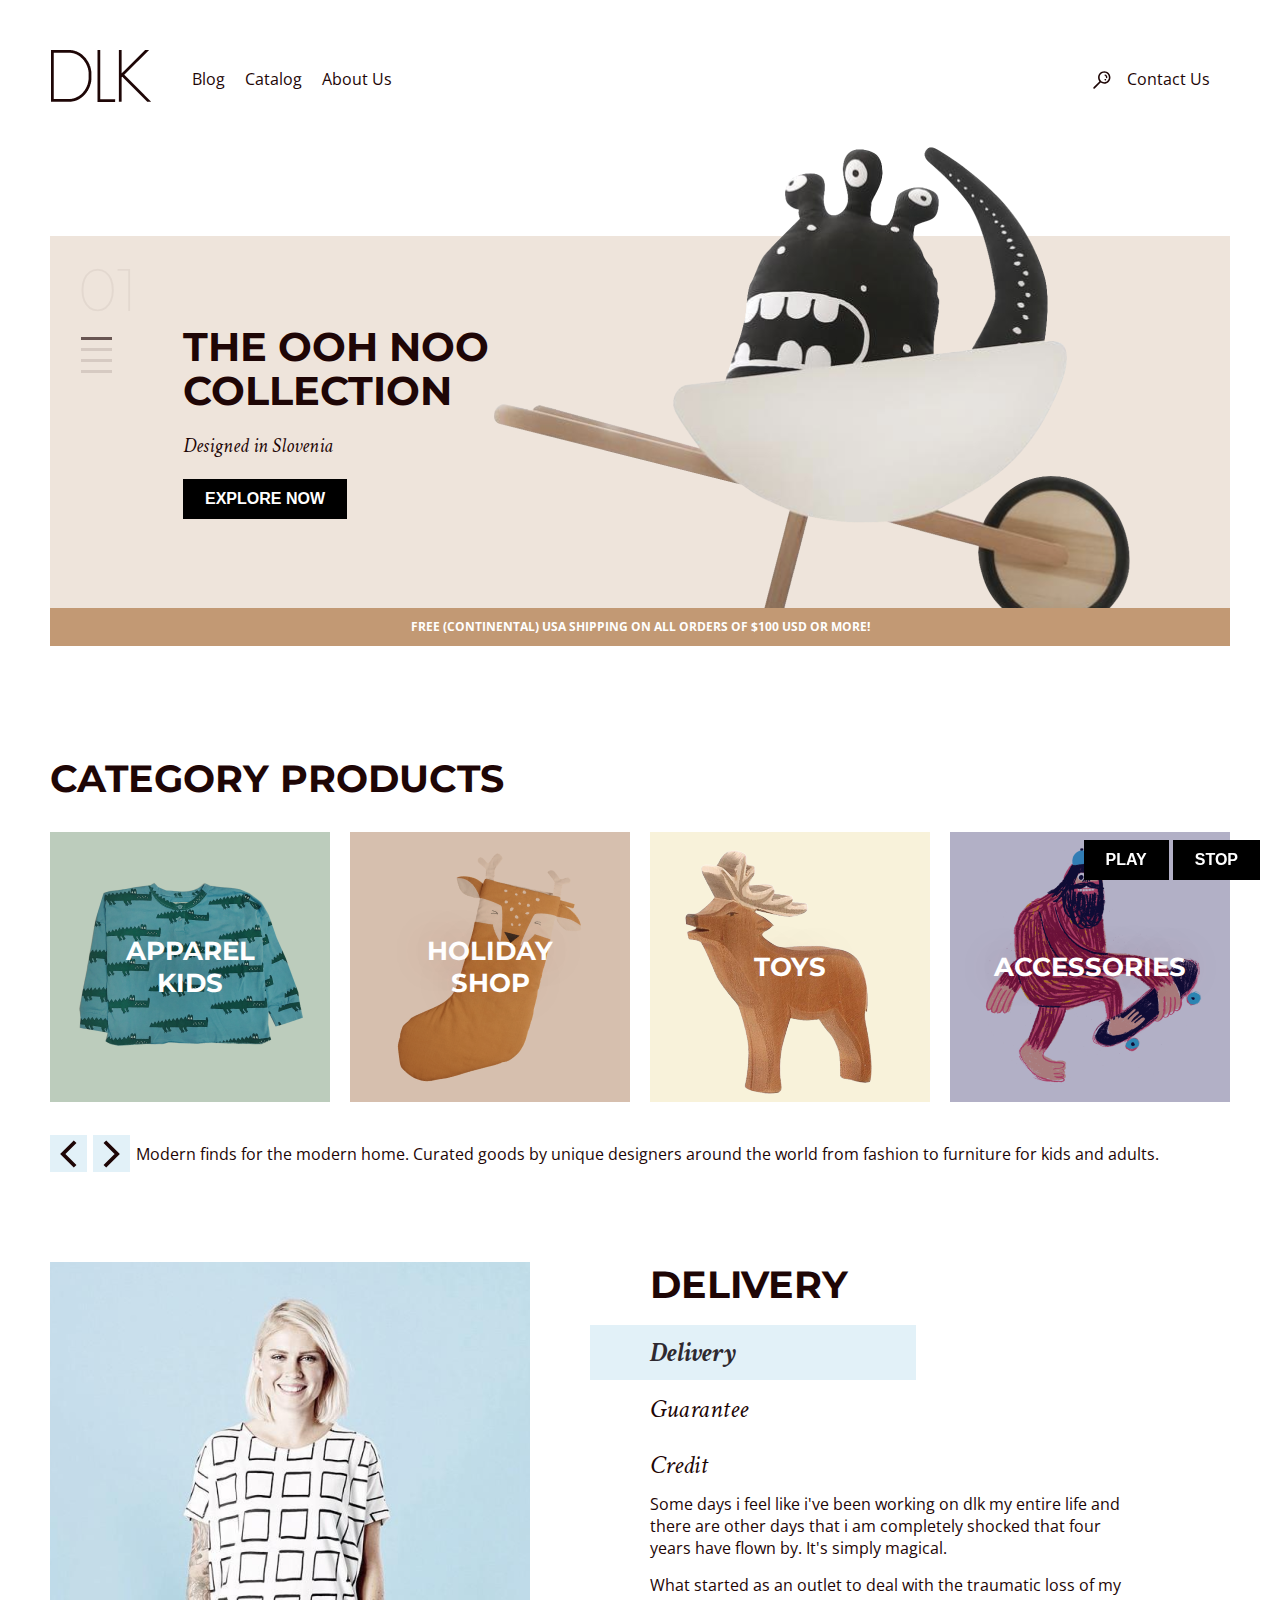
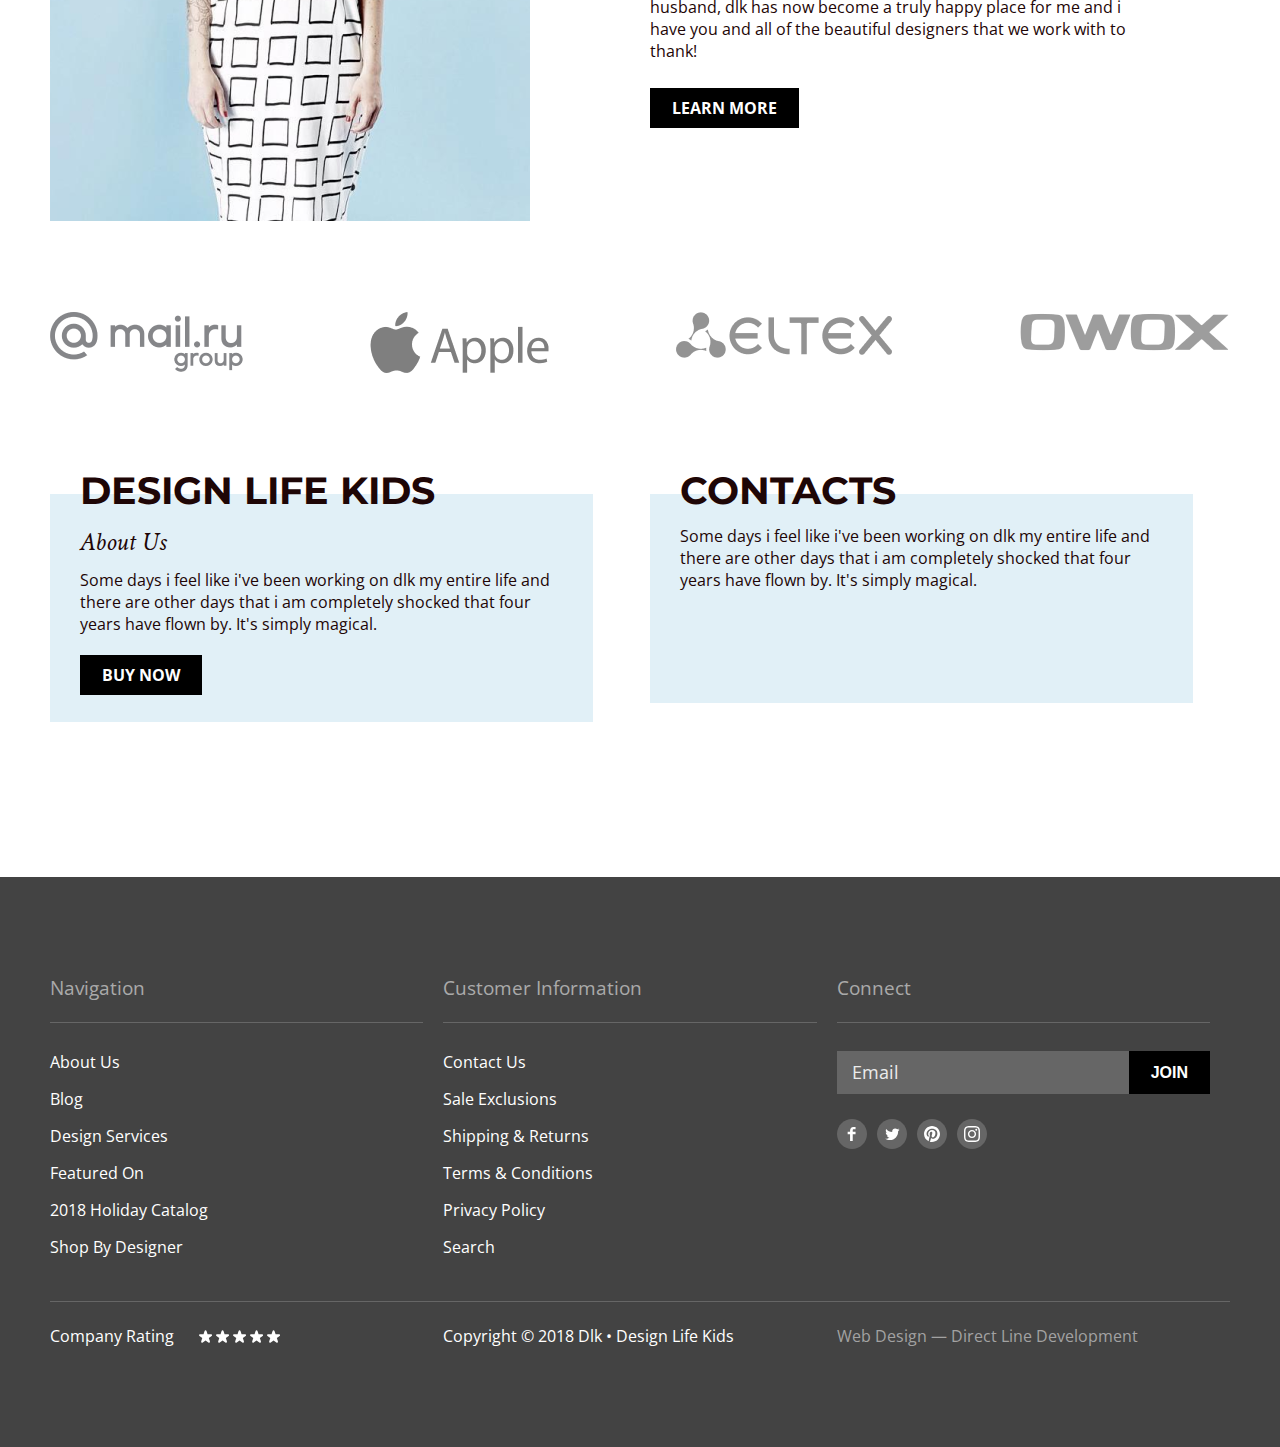
<file: index.html>
<!DOCTYPE html>
<html lang="en">
<head>
    <meta charset="UTF-8">
    <meta http-equiv="X-UA-Compatible" content="IE=edge">
    <meta name="viewport" content="width=device-width, initial-scale=1.0">
    <link rel="stylesheet" href="css/common.css">
    <link rel="stylesheet" href="css/index.css">
    <link rel="preconnect" href="https://fonts.googleapis.com">
    <link rel="preconnect" href="https://fonts.gstatic.com" crossorigin>
    <link href="https://fonts.googleapis.com/css2?family=Crimson+Text:ital@0;1&family=Montserrat:wght@200;400;700&family=Open+Sans:wght@400;700&display=swap" rel="stylesheet">
    <title>Home</title>
</head>

<body>
    <header class="header wrapper">
        <a href="index.html">
            <img src="IMG/LOgo.png" alt="Logo" class="logo">
        </a>
        <nav class="header__menu">
            <ul class="header__list undotted">
                <li class="header__item">
                    <a href="blog.html">Blog</a>
                </li>
                <li class="header__item">
                    <a href="catalog.html">Catalog</a>
                </li>
                <li class="header__item">
                    <a href="#">About Us</a>
                </li>
            </ul>
        </nav>
        <button class="header__search" aria-label="Search">
            <svg width="18" height="18" viewBox="0 0 18 18" fill="none" xmlns="http://www.w3.org/2000/svg">
                <path d="M11.2614 0.26001C7.83851 0.26001 5.05615 3.08001 5.05615 6.52001C5.05615 7.98001 5.55657 9.30002 6.37727 10.38L0.492277 16.32C0.151988 16.68 0.151988 17.24 0.492277 17.58C0.67243 17.76 0.892618 17.84 1.1128 17.84C1.35301 17.84 1.57319 17.76 1.75334 17.58L7.63834 11.62C8.65921 12.36 9.90026 12.78 11.2414 12.78C14.6643 12.78 17.4467 9.96001 17.4467 6.52001C17.4667 3.06001 14.6843 0.26001 11.2614 0.26001ZM11.2614 11.2C8.71926 11.2 6.65751 9.10001 6.65751 6.52001C6.65751 3.94001 8.71926 1.84001 11.2614 1.84001C13.8036 1.84001 15.8653 3.94001 15.8653 6.52001C15.8653 9.10001 13.8036 11.2 11.2614 11.2ZM14.364 6.60001C14.324 6.94001 14.0238 7.20001 13.6835 7.20001C13.6434 7.20001 13.6234 7.20001 13.5834 7.20001C13.2031 7.14001 12.9428 6.80001 12.9829 6.42001C13.123 5.38001 11.962 4.84001 11.902 4.82001C11.5617 4.66001 11.4015 4.24001 11.5617 3.90001C11.7218 3.56001 12.1221 3.40001 12.4825 3.54001C12.5625 3.56001 14.6443 4.52001 14.364 6.60001ZM12.9028 8.12001C13.0429 8.26001 13.143 8.48002 13.143 8.68002C13.143 8.90002 13.0629 9.10001 12.9028 9.24002C12.7627 9.38002 12.5425 9.48002 12.3423 9.48002C12.1422 9.48002 11.922 9.40001 11.7819 9.24002C11.6417 9.10001 11.5417 8.88002 11.5417 8.68002C11.5417 8.48002 11.6217 8.26001 11.7819 8.12001C11.922 7.98001 12.1422 7.88002 12.3423 7.88002C12.5425 7.88002 12.7427 7.96001 12.9028 8.12001Z" fill="#1E0606"/>
            </svg>
        </button>
        <a href="contacts.html" class="header__item">Contact  Us</a>
    </header>

    <main>
        <section class="banner">
            <div class="wrapper">
                <div class="banner__top">
                    <p class="banner__slide-num">01</p>
                    <ul class="banner__slide-select undotted">
                        <li class="hidden-text">
                            <input type="radio" name="slide-select" id="slide1" class="banner__radio" checked="checked" aria-label="First slide">
                            <label for="slide1" class="banner__slide-label"></label>
                        </li>
                        <li class="hidden-text">
                            <input type="radio" name="slide-select" id="slide2" class="banner__radio" aria-label="Second slide">
                            <label for="slide2" class="banner__slide-label"></label>
                        </li>
                        <li class="hidden-text">
                            <input type="radio" name="slide-select" id="slide3" class="banner__radio" aria-label="Third slide">
                            <label for="slide3" class="banner__slide-label"></label>
                        </li>
                        <li class="hidden-text">
                            <input type="radio" name="slide-select" id="slide4" class="banner__radio" aria-label="Fourth slide">
                            <label for="slide4" class="banner__slide-label"></label>
                        </li>
                    </ul>
                    <div class="banner__content">
                        <h1 class="banner__title">THE OOH NOO COLLECTION</h1>
                        <p class="banner__origin">Designed in Slovenia</p>
                        <button class="button">EXPLORE NOW</button>
                        <img src="IMG/monster.png" alt="Banner" class="banner__monster">
                    </div>
                </div>
                <div class="banner__bottom">
                    <p>
                        Free (continental) USA shipping on all orders of $100 USD or more!
                    </p>
                </div>
            </div>
        </section>

        <section class="categories wrapper">
            <h2 class="categories__title">Category Products</h2>
            <ul class="categories__list undotted">
                <li class="categories__item">
                    <a href="#" class="categories__name">APPAREL KIDS</a>
                </li>
                <li class="categories__item">
                    <a href="#" class="categories__name">HOLIDAY SHOP</a>
                </li>
                <li class="categories__item">
                    <a href="Toys.html" class="categories__name">TOYS</a>
                </li>
                <li class="categories__item">
                    <a href="#" class="categories__name">ACCESSORIES</a>
                </li>
            </ul>
            <div class="categories__pagination">
                <button class="categories__button" aria-label="To left">
                    <svg width="18" height="30" viewBox="0 0 18 30" fill="none" xmlns="http://www.w3.org/2000/svg">
                        <path d="M16 2L3 15L16 28" stroke="#1E0606" stroke-width="4"/>
                    </svg>
                </button>
                <button class="categories__button" aria-label="To right">
                    <svg width="18" height="30" viewBox="0 0 18 30" fill="none" xmlns="http://www.w3.org/2000/svg">
                        <path d="M2 2L15 15L2 28" stroke="#1E0606" stroke-width="4"/>
                    </svg>
                </button>
                <p class="categories__description">Modern finds for the modern home. Curated goods by unique designers around the world from fashion to furniture for kids and adults.</p>
            </div>
        </section>

        <section class="advantages wrapper">
            <img src="IMG/image2.png" alt="Be confident">
            <div class="advantages__content">
                <h2 class="advantages__title">Delivery</h2>
                <ul class="undotted">
                    <li class="advantages__item">
                        <input type="radio" name="advantages" id="delivery" class="advantages__radio" checked="checked">
                        <label for="delivery" class="advantages__label">Delivery</label>
                    </li>
                    <li class="advantages__item">
                        <input type="radio" name="advantages" id="guarantee" class="advantages__radio">
                        <label for="guarantee" class="advantages__label">Guarantee</label>
                    </li>
                    <li class="advantages__item">
                        <input type="radio" name="advantages" id="credit" class="advantages__radio">
                        <label for="credit" class="advantages__label">Credit</label>
                    </li>
                </ul>
                <div class="advantages__text">
                    <p>Some days i feel like i've been working on dlk my entire life and there are other days that i am completely shocked that four years have flown by. It's simply magical.</p>
                    <p>What started as an outlet to deal  with the traumatic loss of my husband, dlk has now become a truly happy place for me and i have you and all of the beautiful designers that we work with to thank!</p>
                </div>
                <a href="#" class="button">LEARN MORE</a>
            </div>
        </section>

        <section class="awards wrapper">
            <h3 class="awards__title hidden-text">Awards</h3>
            <ul class="awards__list undotted">
                <li class="awards__item">
                    <img src="IMG/mail.png" alt="Mail.ru group">
                </li>
                <li class="awards__item">
                    <img src="IMG/apple.png" alt="Apple">
                </li>
                <li class="awards__item">
                    <img src="IMG/eltex.png" alt="ELTEX">
                </li>
                <li class="awards__item">
                    <img src="IMG/owox.png" alt="OWOX">
                </li>
            </ul>
        </section>

        <article class="information wrapper">
            <div class="information__about">
                <h2 class="information__title">Design Life Kids</h2>
                <h3 class="information__subtitle">About Us</h3>
                <p>Some days i feel like i've been working on dlk my entire life and there are other days that i am completely shocked that four years have flown by. It's simply magical.</p>
                <a href="#" class="button">buy now</a>
            </div>
            <div class="information__contacts">
                <h2 class="information__title">Contacts</h2>
                <p>Some days i feel like i've been working on dlk my entire life and there are other days that i am completely shocked that four years have flown by. It's simply magical.</p>
                <iframe class="information__map" title="map" src="https://www.google.com/maps/embed?pb=!1m18!1m12!1m3!1d29236.6931361704!2d7.14191233614849!3d62.74257595275889!2m3!1f0!2f0!3f0!3m2!1i1024!2i768!4f13.1!3m3!1m2!1s0x4611541dd7c6c259%3A0x92051488f8de33f4!2z0JzQvtC70LTQtSwg0J3QvtGA0LLQtdCz0LjRjw!5e0!3m2!1sru!2sru!4v1668453291350!5m2!1sru!2sru" width="480" height="200" style="border:0;" allowfullscreen="" loading="lazy" referrerpolicy="no-referrer-when-downgrade"></iframe>
            </div>
        </article>
    </main>

    <footer class="footer">
        <div class="wrapper">
            <div class="footer__top">
                <nav class="footer__column">
                    <h3 class="footer__title">Navigation</h3>
                    <ul class="footer__list undotted">
                        <li class="footer__item">
                            <a href="#">About Us</a>
                        </li>
                        <li class="footer__item">
                            <a href="#">Blog</a>
                        </li>
                        <li class="footer__item">
                            <a href="#">Design Services</a>
                        </li>
                        <li class="footer__item">
                            <a href="#">Featured On</a>
                        </li>
                        <li class="footer__item">
                            <a href="#">2018 Holiday Catalog</a>
                        </li>
                        <li class="footer__item">
                            <a href="#">Shop By Designer</a>
                        </li>
                    </ul>
                </nav>
                <nav class="footer__column">
                    <h3 class="footer__title">Customer Information</h3>
                    <ul class="footer__list undotted">
                        <li class="footer__item">
                            <a href="#">Contact Us</a>
                        </li>
                        <li class="footer__item">
                            <a href="#">Sale Exclusions</a>
                        </li>
                        <li class="footer__item">
                            <a href="#">Shipping & Returns</a>
                        </li>
                        <li class="footer__item">
                            <a href="#">Terms & Conditions</a>
                        </li>
                        <li class="footer__item">
                            <a href="#">Privacy Policy</a>
                        </li>
                        <li class="footer__item">
                            <a href="#">Search</a>
                        </li>
                    </ul>
                </nav>
                <div class="footer__column">
                    <h3 class="footer__title">Connect</h3>
                    <div class="footer__join ">
                        <input type="email" name="joi" id="join" placeholder="Email" class="footer__input">
                        <button class="button">Join</button>
                    </div>
                    <ul class="footer__communities undotted">
                        <li class="footer__social">
                            <a href="#">
                                <img src="IMG/Facebook.svg" alt="Facebook">
                            </a>
                        </li>
                        <li class="footer__social">
                            <a href="#">
                                <img src="IMG/Twitter.svg" alt="Twitter">
                            </a>
                        </li>
                        <li class="footer__social">
                            <a href="#">
                                <img src="IMG/Pinterest.svg" alt="Pinterest">
                            </a>
                        </li>
                        <li class="footer__social">
                            <a href="#">
                                <img src="IMG/Instagram.svg" alt="Instagram">
                            </a>
                        </li>
                    </ul>
                </div>
            </div>
            <div class="footer__bottom">
                <div class="footer__column">
                    <div class="footer__rating">
                        <input class="footer__stars-radio" id="star-rating-5" type="radio" name="rating" value="1" aria-label="One star">
                        <label class="footer__star" for="star-rating-5">
                            <svg width="14" height="13" viewBox="0 0 14 13" fill="none" xmlns="http://www.w3.org/2000/svg">
                                <path d="M5.60845 0.927052C5.9078 0.0057416 7.21121 0.00574088 7.51056 0.927052L8.58013 4.21885H12.0413C13.0101 4.21885 13.4128 5.45846 12.6291 6.02786L9.82895 8.06231L10.8985 11.3541C11.1979 12.2754 10.1434 13.0415 9.35968 12.4721L6.55951 10.4377L3.75934 12.4721C2.97563 13.0415 1.92115 12.2754 2.2205 11.3541L3.29007 8.06231L0.4899 6.02787C-0.293814 5.45846 0.108961 4.21885 1.07768 4.21885H4.53888L5.60845 0.927052Z" fill="#FFFFFF" ;/>
                            </svg>
                        </label>
                        <input class="footer__stars-radio" id="star-rating-4" type="radio" name="rating" value="4" aria-label="Two stars">
                        <label class="footer__star" for="star-rating-4">
                            <svg width="14" height="13" viewBox="0 0 14 13" fill="none" xmlns="http://www.w3.org/2000/svg">
                                <path d="M5.60845 0.927052C5.9078 0.0057416 7.21121 0.00574088 7.51056 0.927052L8.58013 4.21885H12.0413C13.0101 4.21885 13.4128 5.45846 12.6291 6.02786L9.82895 8.06231L10.8985 11.3541C11.1979 12.2754 10.1434 13.0415 9.35968 12.4721L6.55951 10.4377L3.75934 12.4721C2.97563 13.0415 1.92115 12.2754 2.2205 11.3541L3.29007 8.06231L0.4899 6.02787C-0.293814 5.45846 0.108961 4.21885 1.07768 4.21885H4.53888L5.60845 0.927052Z" fill="#FFFFFF" ;/>
                            </svg>
                        </label>
                        <input class="footer__stars-radio" id="star-rating-3" type="radio" name="rating" value="3" aria-label="Three stars">
                        <label class="footer__star" for="star-rating-3">
                            <svg width="14" height="13" viewBox="0 0 14 13" fill="none" xmlns="http://www.w3.org/2000/svg">
                                <path d="M5.60845 0.927052C5.9078 0.0057416 7.21121 0.00574088 7.51056 0.927052L8.58013 4.21885H12.0413C13.0101 4.21885 13.4128 5.45846 12.6291 6.02786L9.82895 8.06231L10.8985 11.3541C11.1979 12.2754 10.1434 13.0415 9.35968 12.4721L6.55951 10.4377L3.75934 12.4721C2.97563 13.0415 1.92115 12.2754 2.2205 11.3541L3.29007 8.06231L0.4899 6.02787C-0.293814 5.45846 0.108961 4.21885 1.07768 4.21885H4.53888L5.60845 0.927052Z" fill="#FFFFFF" ;/>
                            </svg>
                        </label>
                        <input class="footer__stars-radio" id="star-rating-2" type="radio" name="rating" value="2" aria-label="Four stars">
                        <label class="footer__star" for="star-rating-2">
                            <svg width="14" height="13" viewBox="0 0 14 13" fill="none" xmlns="http://www.w3.org/2000/svg">
                                <path d="M5.60845 0.927052C5.9078 0.0057416 7.21121 0.00574088 7.51056 0.927052L8.58013 4.21885H12.0413C13.0101 4.21885 13.4128 5.45846 12.6291 6.02786L9.82895 8.06231L10.8985 11.3541C11.1979 12.2754 10.1434 13.0415 9.35968 12.4721L6.55951 10.4377L3.75934 12.4721C2.97563 13.0415 1.92115 12.2754 2.2205 11.3541L3.29007 8.06231L0.4899 6.02787C-0.293814 5.45846 0.108961 4.21885 1.07768 4.21885H4.53888L5.60845 0.927052Z" fill="#FFFFFF" ;/>
                            </svg>
                        </label>
                        <input class="footer__stars-radio" id="star-rating-1" type="radio" name="rating" value="1" aria-label="Five stars">
                        <label class="footer__star" for="star-rating-1">
                            <svg width="14" height="13" viewBox="0 0 14 13" fill="none" xmlns="http://www.w3.org/2000/svg">
                                <path d="M5.60845 0.927052C5.9078 0.0057416 7.21121 0.00574088 7.51056 0.927052L8.58013 4.21885H12.0413C13.0101 4.21885 13.4128 5.45846 12.6291 6.02786L9.82895 8.06231L10.8985 11.3541C11.1979 12.2754 10.1434 13.0415 9.35968 12.4721L6.55951 10.4377L3.75934 12.4721C2.97563 13.0415 1.92115 12.2754 2.2205 11.3541L3.29007 8.06231L0.4899 6.02787C-0.293814 5.45846 0.108961 4.21885 1.07768 4.21885H4.53888L5.60845 0.927052Z" fill="#FFFFFF" ;/>
                            </svg>
                        </label>
                        <p class="footer__rating-text">Company Rating</p>
                    </div>
                </div>
                <div class="footer__column">
                    <p>Copyright © 2018 Dlk • Design Life Kids</p>
                </div>
                <div class="footer__column">
                    <a href="#" class="footer__reference">Web Design — Direct Line Development</a>
                </div>
            </div>
        </div>
    </footer>
    <div class="bg-music">
        <audio type="audio/mp3" id="player" autoplay loop>
            <source src="media/Indila - Love Story.mp3" type="audio/mpeg">
            Тег audio не поддерживается вашим браузером.
        </audio>
        <div class="bg-music__controls">
            <button class="bg-music__play button" onclick="document.getElementById('player').play()">Play</button>
            <button class="bg-music__pause button" onclick="document.getElementById('player').pause()">Stop</button>
                    </div> 
    </div>
    <div class="modal">
        <form action="#" class="modal__form">
            <div class="input-wrapper">
                <label for="input-name" placeholder="Ivan Ivanov">Name</label>
                <input type="text" id="input-name" placeholder="Ivan Ivanov">
            </div>

            <div class="field-2-column">
                <div class="input-wrapper">
                    <label for="input-phone">Phone</label>
                    <input type="tel" id="input-phone">
                </div>

                <div class="input-wrapper">
                    <label for="input-email">Email</label>
                    <input type="email" id="input-email">
                </div>
            </div>

            <div class="input-wrapper">
                <label for="textarea">Message</label>
                <textarea id="textarea" cols="30" rows="5"></textarea>
            </div>

            <div class="input-wrapper input-wrapper_horizontal">
                <input type="checkbox" name="input-agree" id="agree" class="checkbox-input">
                <label for="agree" class="checkbox-label">By clicking on the button, you consent to the processing of your personal data</label>
            </div>
            
            <button class="button" type="submit">SUBMIT</button>

            <button class="close">
                <svg width="15" height="15" viewBox="0 0 15 15" fill="none" xmlns="http://www.w3.org/2000/svg">
                    <path d="M2.21902 14.6113C1.70029 15.1295 0.893368 15.1295 0.374636 14.6113C0.11527 14.3522 -6.13512e-07 14.0355 -5.9841e-07 13.69C-5.83308e-07 13.3445 0.11527 13.0278 0.374636 12.7687L5.64841 7.5L0.374637 2.23127C0.115271 1.97215 -7.23629e-08 1.65547 -5.72611e-08 1.30998C-4.21593e-08 0.964491 0.115271 0.647806 0.374637 0.388689C0.893369 -0.129545 1.70029 -0.129545 2.21902 0.388689L7.4928 5.65738L12.7666 0.38869C13.2853 -0.129545 14.0922 -0.129545 14.611 0.38869C15.1297 0.906924 15.1297 1.71304 14.611 2.23127L9.33718 7.5L14.611 12.7687C15.1297 13.287 15.1297 14.0931 14.611 14.6113C14.0922 15.1295 13.2853 15.1295 12.7666 14.6113L7.4928 9.34258L2.21902 14.6113Z" fill="white"/>
                </svg>                    
            </button>

            <script src="js/modal.js"></script>

        </form>
    </div>
</body>
</html>
</file>
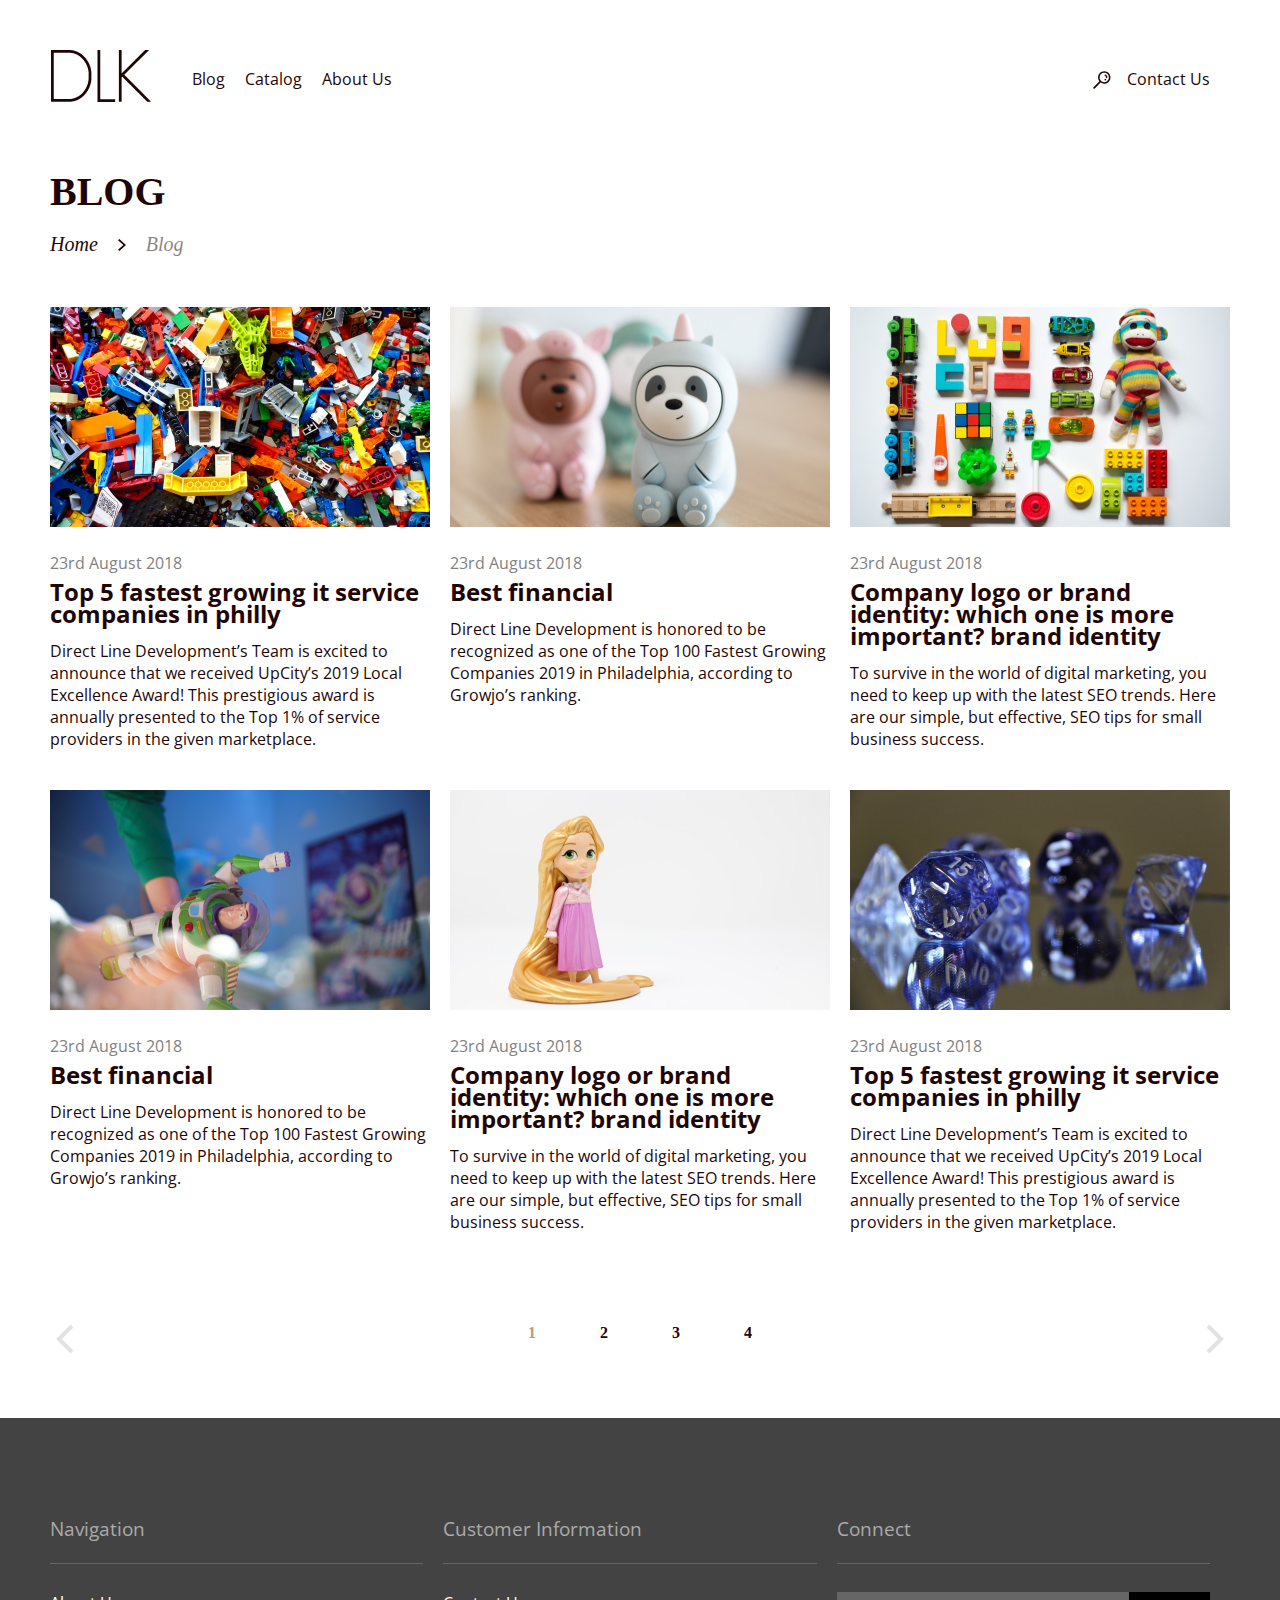
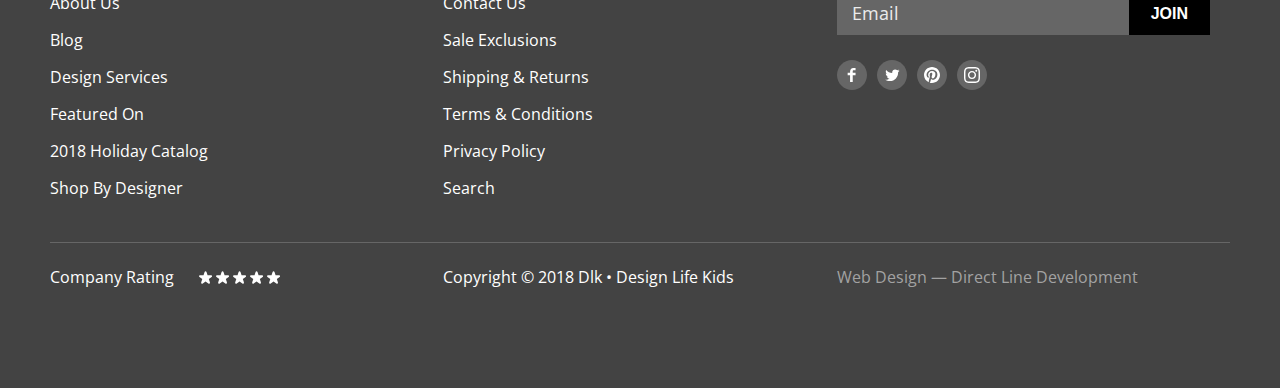
<file: blog.html>
<!DOCTYPE html>
<html lang="en">
<head>
    <meta charset="UTF-8">
    <meta http-equiv="X-UA-Compatible" content="IE=edge">
    <meta name="viewport" content="width=device-width, initial-scale=1.0">
    <link rel="stylesheet" href="css/common.css">
    <link rel="stylesheet" href="css/blog.css">
    <link rel="preconnect" href="https://fonts.googleapis.com">
    <link rel="preconnect" href="https://fonts.gstatic.com" crossorigin>
    <link href="https://fonts.googleapis.com/css2?family=Open+Sans:wght@400;700&display=swap" rel="stylesheet">
    <title>Blog</title>
</head>

<body>
    <header class="header wrapper">
        <a href="index.html">
            <img src="IMG/LOgo.png" alt="Logo" class="logo">
        </a>
        <nav class="header__menu">
            <ul class="header__list undotted">
                <li class="header__item">
                    <a href="blog.html">Blog</a>
                </li>
                <li class="header__item">
                    <a href="catalog.html">Catalog</a>
                </li>
                <li class="header__item">
                    <a href="#">About Us</a>
                </li>
            </ul>
        </nav>
        <button class="header__search" aria-label="Search">
            <svg width="18" height="18" viewBox="0 0 18 18" fill="none" xmlns="http://www.w3.org/2000/svg">
                <path d="M11.2614 0.26001C7.83851 0.26001 5.05615 3.08001 5.05615 6.52001C5.05615 7.98001 5.55657 9.30002 6.37727 10.38L0.492277 16.32C0.151988 16.68 0.151988 17.24 0.492277 17.58C0.67243 17.76 0.892618 17.84 1.1128 17.84C1.35301 17.84 1.57319 17.76 1.75334 17.58L7.63834 11.62C8.65921 12.36 9.90026 12.78 11.2414 12.78C14.6643 12.78 17.4467 9.96001 17.4467 6.52001C17.4667 3.06001 14.6843 0.26001 11.2614 0.26001ZM11.2614 11.2C8.71926 11.2 6.65751 9.10001 6.65751 6.52001C6.65751 3.94001 8.71926 1.84001 11.2614 1.84001C13.8036 1.84001 15.8653 3.94001 15.8653 6.52001C15.8653 9.10001 13.8036 11.2 11.2614 11.2ZM14.364 6.60001C14.324 6.94001 14.0238 7.20001 13.6835 7.20001C13.6434 7.20001 13.6234 7.20001 13.5834 7.20001C13.2031 7.14001 12.9428 6.80001 12.9829 6.42001C13.123 5.38001 11.962 4.84001 11.902 4.82001C11.5617 4.66001 11.4015 4.24001 11.5617 3.90001C11.7218 3.56001 12.1221 3.40001 12.4825 3.54001C12.5625 3.56001 14.6443 4.52001 14.364 6.60001ZM12.9028 8.12001C13.0429 8.26001 13.143 8.48002 13.143 8.68002C13.143 8.90002 13.0629 9.10001 12.9028 9.24002C12.7627 9.38002 12.5425 9.48002 12.3423 9.48002C12.1422 9.48002 11.922 9.40001 11.7819 9.24002C11.6417 9.10001 11.5417 8.88002 11.5417 8.68002C11.5417 8.48002 11.6217 8.26001 11.7819 8.12001C11.922 7.98001 12.1422 7.88002 12.3423 7.88002C12.5425 7.88002 12.7427 7.96001 12.9028 8.12001Z" fill="#1E0606"/>
            </svg>
        </button>
        <a href="contacts.html" class="header__item">Contact  Us</a>
    </header>

    <main>
        <section class="blog wrapper">
            <div class="breadcrumb">
                <h1 class="breadcrumb__title">Blog</h1>
                <ul class="breadcrumb__list undotted">
                    <li class="breadcrumb__item">
                        <a href="index.html" class="breadcrumb__link">Home</a>
                    </li>
                    <li class="breadcrumb__item">
                        <p class="breadcrumb__text">Blog</p>
                    </li>
                </ul>
            </div>
            <ul class="blog__list undotted">
                <li class="blog__item">
                    <a href="#">
                        <img src="IMG/block1.png" alt="#">
                        <div class="blog__date">23rd August 2018</div>
                        <h2>Top 5 fastest growing it service companies in philly</h2>
                    </a>
                    <p>Direct Line Development’s Team is excited to announce that we received UpCity’s 2019 Local Excellence Award! This prestigious award is annually presented to the Top 1% of service providers in the given marketplace.</p>
                </li>
                <li class="blog__item">
                    <a href="">
                        <img src="IMG/blog2.png" alt="#">
                        <div class="blog__date">23rd August 2018</div>
                        <h2>Best financial</h2>
                    </a>
                    <p>Direct Line Development is honored to be recognized as one of the Top 100 Fastest Growing Companies 2019 in Philadelphia, according to Growjo’s ranking.</p>
                </li>
                <li class="blog__item">
                    <a href="">
                        <img src="IMG/blog3.png" alt="#">
                        <div class="blog__date">23rd August 2018</div>
                        <h2>Company logo or brand identity: which one is more important? brand identity</h2>
                    </a>
                    <p>To survive in the world of digital marketing, you need to keep up with the latest SEO trends. Here are our simple, but effective, SEO tips for small business success.</p>
                </li>
                <li class="blog__item">
                    <a href="">
                        <img src="IMG/blog4.png" alt="#">
                        <div class="blog__date">23rd August 2018</div>
                        <h2>Best financial</h2>
                    </a>
                    <p>Direct Line Development is honored to be recognized as one of the Top 100 Fastest Growing Companies 2019 in Philadelphia, according to Growjo’s ranking.</p>
                </li>
                <li class="blog__item">
                    <a href="">
                        <img src="IMG/blog5.png" alt="#">
                        <div class="blog__date">23rd August 2018</div>
                        <h2>Company logo or brand identity: which one is more important? brand identity</h2>
                    </a>
                    <p>To survive in the world of digital marketing, you need to keep up with the latest SEO trends. Here are our simple, but effective, SEO tips for small business success.</p>
                </li>
                <li class="blog__item">
                    <a href="">
                        <img src="IMG/blog6.png" alt="#">
                        <div class="blog__date">23rd August 2018</div>
                        <h2>Top 5 fastest growing it service companies in philly</h2>
                    </a>
                    <p>Direct Line Development’s Team is excited to announce that we received UpCity’s 2019 Local Excellence Award! This prestigious award is annually presented to the Top 1% of service providers in the given marketplace.</p>
                </li>
            </ul>
            <nav class="pagination">
                <button class="pagination-button">
                    <svg width="18" height="30" viewBox="0 0 18 30" fill="none" xmlns="http://www.w3.org/2000/svg">
                        <path d="M16 2L3 15L16 28" stroke="#E4E1E1" stroke-width="4"/>
                    </svg>                        
                </button>
                <ul class="pagination-pages undotted">
                    <li class="pagination-link">
                        <a href="#">1</a>
                    </li>
                    <li class="pagination-link">
                        <a href="#">2</a>
                    </li>
                    <li class="pagination-link">
                        <a href="#">3</a>
                    </li>
                    <li class="pagination-link">
                        <a href="#">4</a>
                    </li>
                </ul>
                <button class="pagination-button">
                    <svg width="18" height="30" viewBox="0 0 18 30" fill="none" xmlns="http://www.w3.org/2000/svg">
                        <path d="M2 2L15 15L2 28" stroke="#E4E1E1" stroke-width="4"/>
                    </svg>                        
                </button>
            </nav>
        </section>
    </main>

    <footer class="footer">
        <div class="wrapper">
            <div class="footer__top">
                <nav class="footer__column">
                    <h3 class="footer__title">Navigation</h3>
                    <ul class="footer__list undotted">
                        <li class="footer__item">
                            <a href="#">About Us</a>
                        </li>
                        <li class="footer__item">
                            <a href="#">Blog</a>
                        </li>
                        <li class="footer__item">
                            <a href="#">Design Services</a>
                        </li>
                        <li class="footer__item">
                            <a href="#">Featured On</a>
                        </li>
                        <li class="footer__item">
                            <a href="#">2018 Holiday Catalog</a>
                        </li>
                        <li class="footer__item">
                            <a href="#">Shop By Designer</a>
                        </li>
                    </ul>
                </nav>
                <nav class="footer__column">
                    <h3 class="footer__title">Customer Information</h3>
                    <ul class="footer__list undotted">
                        <li class="footer__item">
                            <a href="#">Contact Us</a>
                        </li>
                        <li class="footer__item">
                            <a href="#">Sale Exclusions</a>
                        </li>
                        <li class="footer__item">
                            <a href="#">Shipping & Returns</a>
                        </li>
                        <li class="footer__item">
                            <a href="#">Terms & Conditions</a>
                        </li>
                        <li class="footer__item">
                            <a href="#">Privacy Policy</a>
                        </li>
                        <li class="footer__item">
                            <a href="#">Search</a>
                        </li>
                    </ul>
                </nav>
                <div class="footer__column">
                    <h3 class="footer__title">Connect</h4>
                    <div class="footer__join ">
                        <input type="email" name="joi" id="join" placeholder="Email" class="footer__input">
                        <button class="button">Join</button>
                    </div>
                    <ul class="footer__communities undotted">
                        <li class="footer__social">
                            <a href="#">
                                <img src="IMG/Facebook.svg" alt="Facebook">
                            </a>
                        </li>
                        <li class="footer__social">
                            <a href="#">
                                <img src="IMG/Twitter.svg" alt="Twitter">
                            </a>
                        </li>
                        <li class="footer__social">
                            <a href="#">
                                <img src="IMG/Pinterest.svg" alt="Pinterest">
                            </a>
                        </li>
                        <li class="footer__social">
                            <a href="#">
                                <img src="IMG/Instagram.svg" alt="Instagram">
                            </a>
                        </li>
                    </ul>
                </div>
            </div>
            <div class="footer__bottom">
                <div class="footer__column">
                    <div class="footer__rating">
                        <input class="footer__stars-radio" id="star-rating-5" type="radio" name="rating" value="1" aria-label="One star">
                        <label class="footer__star" for="star-rating-5">
                            <svg width="14" height="13" viewBox="0 0 14 13" fill="none" xmlns="http://www.w3.org/2000/svg">
                                <path d="M5.60845 0.927052C5.9078 0.0057416 7.21121 0.00574088 7.51056 0.927052L8.58013 4.21885H12.0413C13.0101 4.21885 13.4128 5.45846 12.6291 6.02786L9.82895 8.06231L10.8985 11.3541C11.1979 12.2754 10.1434 13.0415 9.35968 12.4721L6.55951 10.4377L3.75934 12.4721C2.97563 13.0415 1.92115 12.2754 2.2205 11.3541L3.29007 8.06231L0.4899 6.02787C-0.293814 5.45846 0.108961 4.21885 1.07768 4.21885H4.53888L5.60845 0.927052Z" fill="#FFFFFF";/>
                            </svg>
                        </label>
                        <input class="footer__stars-radio" id="star-rating-4" type="radio" name="rating" value="4" aria-label="Two stars">
                        <label class="footer__star" for="star-rating-4">
                            <svg width="14" height="13" viewBox="0 0 14 13" fill="none" xmlns="http://www.w3.org/2000/svg">
                                <path d="M5.60845 0.927052C5.9078 0.0057416 7.21121 0.00574088 7.51056 0.927052L8.58013 4.21885H12.0413C13.0101 4.21885 13.4128 5.45846 12.6291 6.02786L9.82895 8.06231L10.8985 11.3541C11.1979 12.2754 10.1434 13.0415 9.35968 12.4721L6.55951 10.4377L3.75934 12.4721C2.97563 13.0415 1.92115 12.2754 2.2205 11.3541L3.29007 8.06231L0.4899 6.02787C-0.293814 5.45846 0.108961 4.21885 1.07768 4.21885H4.53888L5.60845 0.927052Z" fill="#FFFFFF";/>
                            </svg>
                        </label>
                        <input class="footer__stars-radio" id="star-rating-3" type="radio" name="rating" value="3" aria-label="Three stars">
                        <label class="footer__star" for="star-rating-3">
                            <svg width="14" height="13" viewBox="0 0 14 13" fill="none" xmlns="http://www.w3.org/2000/svg">
                                <path d="M5.60845 0.927052C5.9078 0.0057416 7.21121 0.00574088 7.51056 0.927052L8.58013 4.21885H12.0413C13.0101 4.21885 13.4128 5.45846 12.6291 6.02786L9.82895 8.06231L10.8985 11.3541C11.1979 12.2754 10.1434 13.0415 9.35968 12.4721L6.55951 10.4377L3.75934 12.4721C2.97563 13.0415 1.92115 12.2754 2.2205 11.3541L3.29007 8.06231L0.4899 6.02787C-0.293814 5.45846 0.108961 4.21885 1.07768 4.21885H4.53888L5.60845 0.927052Z" fill="#FFFFFF";/>
                            </svg>
                        </label>
                        <input class="footer__stars-radio" id="star-rating-2" type="radio" name="rating" value="2" aria-label="Four stars">
                        <label class="footer__star" for="star-rating-2">
                            <svg width="14" height="13" viewBox="0 0 14 13" fill="none" xmlns="http://www.w3.org/2000/svg">
                                <path d="M5.60845 0.927052C5.9078 0.0057416 7.21121 0.00574088 7.51056 0.927052L8.58013 4.21885H12.0413C13.0101 4.21885 13.4128 5.45846 12.6291 6.02786L9.82895 8.06231L10.8985 11.3541C11.1979 12.2754 10.1434 13.0415 9.35968 12.4721L6.55951 10.4377L3.75934 12.4721C2.97563 13.0415 1.92115 12.2754 2.2205 11.3541L3.29007 8.06231L0.4899 6.02787C-0.293814 5.45846 0.108961 4.21885 1.07768 4.21885H4.53888L5.60845 0.927052Z" fill="#FFFFFF";/>
                            </svg>
                        </label>
                        <input class="footer__stars-radio" id="star-rating-1" type="radio" name="rating" value="1" aria-label="Five stars">
                        <label class="footer__star" for="star-rating-1">
                            <svg width="14" height="13" viewBox="0 0 14 13" fill="none" xmlns="http://www.w3.org/2000/svg">
                                <path d="M5.60845 0.927052C5.9078 0.0057416 7.21121 0.00574088 7.51056 0.927052L8.58013 4.21885H12.0413C13.0101 4.21885 13.4128 5.45846 12.6291 6.02786L9.82895 8.06231L10.8985 11.3541C11.1979 12.2754 10.1434 13.0415 9.35968 12.4721L6.55951 10.4377L3.75934 12.4721C2.97563 13.0415 1.92115 12.2754 2.2205 11.3541L3.29007 8.06231L0.4899 6.02787C-0.293814 5.45846 0.108961 4.21885 1.07768 4.21885H4.53888L5.60845 0.927052Z" fill="#FFFFFF";/>
                            </svg>
                        </label>
                        <p class="footer__rating-text">Company Rating</p>
                    </div>
                </div>
                <div class="footer__column">
                    <p>Copyright © 2018 Dlk • Design Life Kids</p>
                </div>
                <div class="footer__column">
                    <a href="#" class="footer__reference">Web Design — Direct Line Development</a>
                </div>
            </div>
        </div>
    </footer>
</body>
</html>
</file>
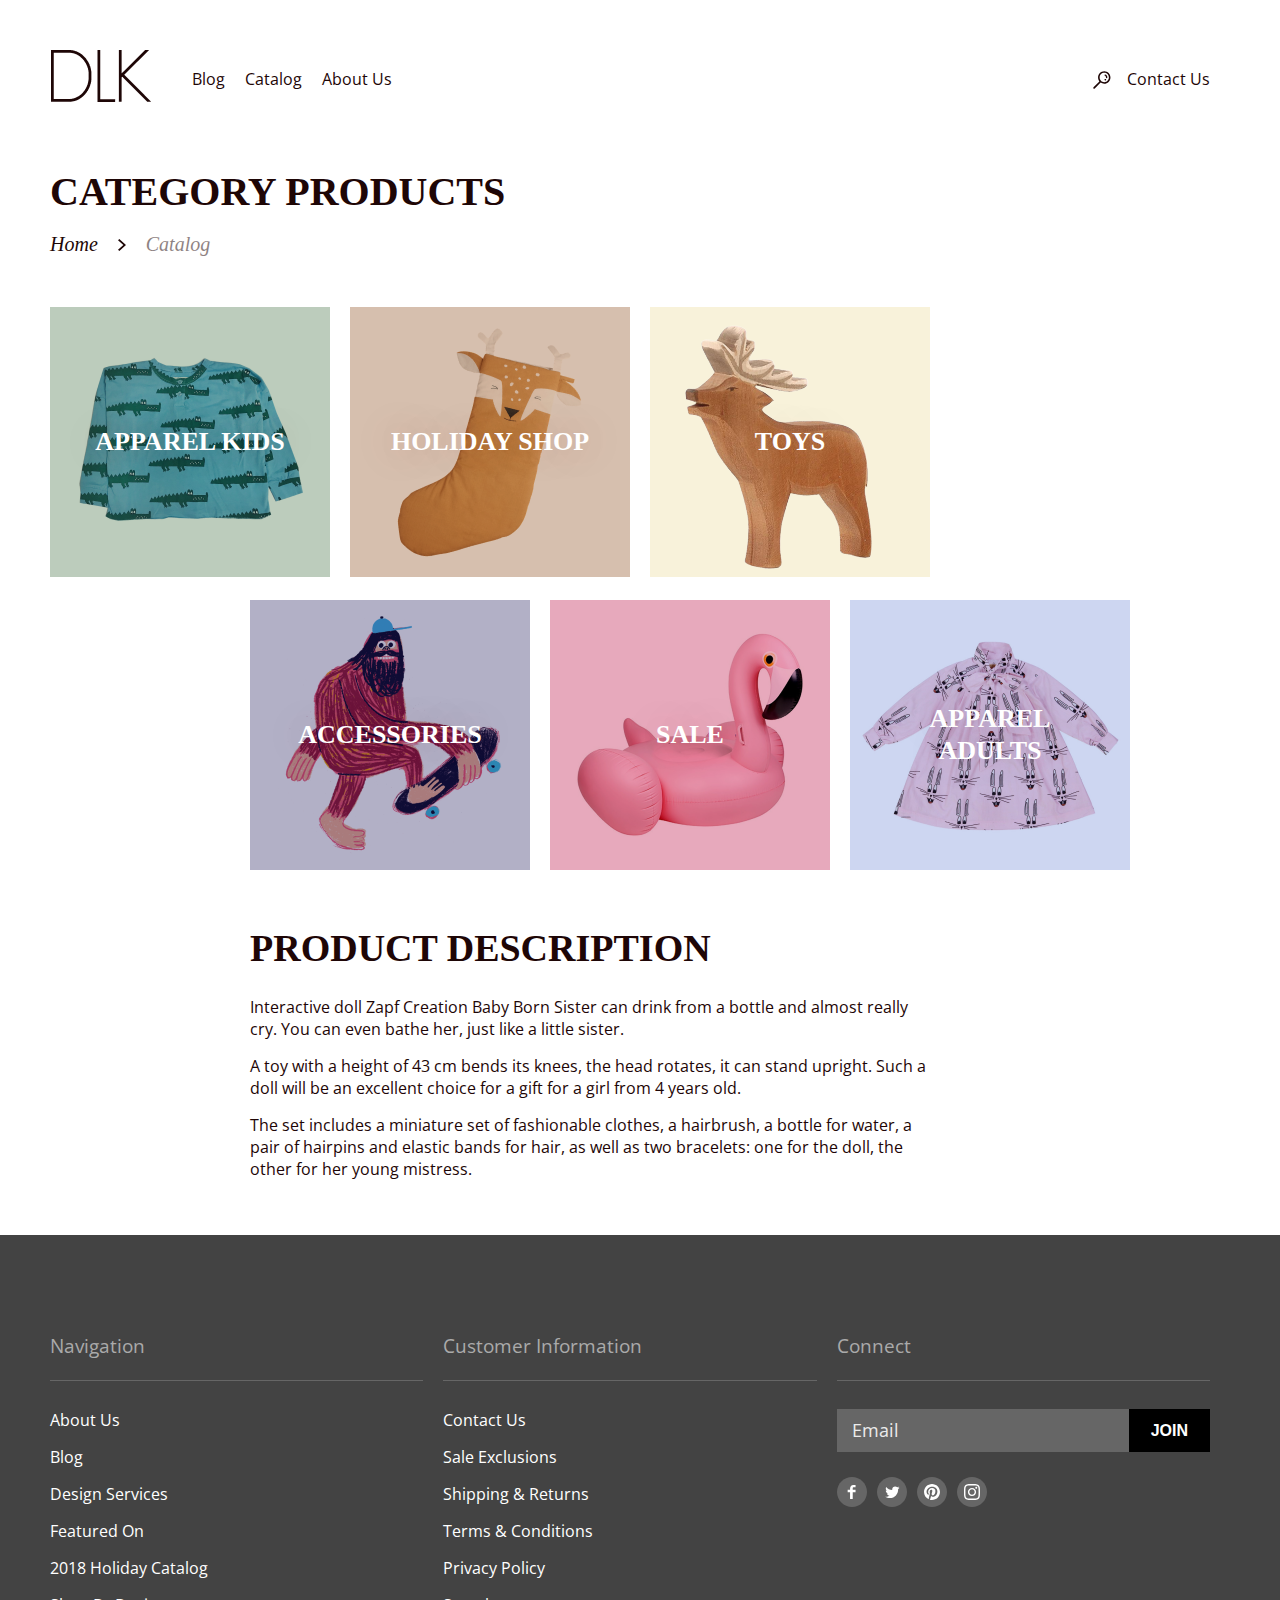
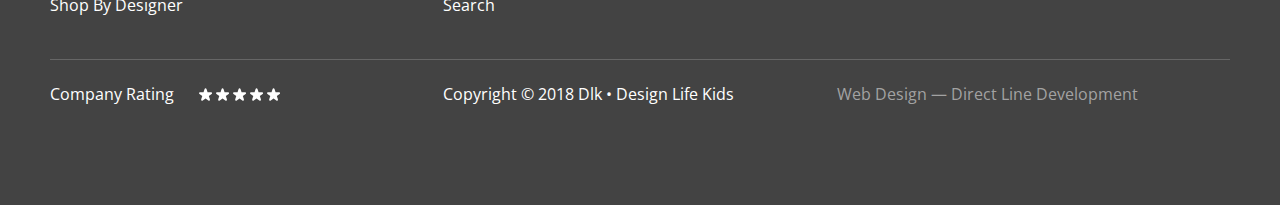
<file: catalog.html>
<!DOCTYPE html>
<html lang="en">
<head>
    <meta charset="UTF-8">
    <meta http-equiv="X-UA-Compatible" content="IE=edge">
    <meta name="viewport" content="width=device-width, initial-scale=1.0">
    <link rel="stylesheet" href="css/common.css">
    <link rel="stylesheet" href="css/catalog.css">
    <link rel="preconnect" href="https://fonts.googleapis.com">
    <link rel="preconnect" href="https://fonts.gstatic.com" crossorigin>
    <link href="https://fonts.googleapis.com/css2?family=Open+Sans:wght@400;700&display=swap" rel="stylesheet">
    <title>Catalog</title>
</head>

<body>
    <header class="header wrapper">
        <a href="index.html">
            <img src="IMG/LOgo.png" alt="Logo" class="logo">
        </a>
        <nav class="header__menu">
            <ul class="header__list undotted">
                <li class="header__item">
                    <a href="blog.html">Blog</a>
                </li>
                <li class="header__item">
                    <a href="catalog.html">Catalog</a>
                </li>
                <li class="header__item">
                    <a href="#">About Us</a>
                </li>
            </ul>
        </nav>
        <button class="header__search" aria-label="Search">
            <svg width="18" height="18" viewBox="0 0 18 18" fill="none" xmlns="http://www.w3.org/2000/svg">
                <path d="M11.2614 0.26001C7.83851 0.26001 5.05615 3.08001 5.05615 6.52001C5.05615 7.98001 5.55657 9.30002 6.37727 10.38L0.492277 16.32C0.151988 16.68 0.151988 17.24 0.492277 17.58C0.67243 17.76 0.892618 17.84 1.1128 17.84C1.35301 17.84 1.57319 17.76 1.75334 17.58L7.63834 11.62C8.65921 12.36 9.90026 12.78 11.2414 12.78C14.6643 12.78 17.4467 9.96001 17.4467 6.52001C17.4667 3.06001 14.6843 0.26001 11.2614 0.26001ZM11.2614 11.2C8.71926 11.2 6.65751 9.10001 6.65751 6.52001C6.65751 3.94001 8.71926 1.84001 11.2614 1.84001C13.8036 1.84001 15.8653 3.94001 15.8653 6.52001C15.8653 9.10001 13.8036 11.2 11.2614 11.2ZM14.364 6.60001C14.324 6.94001 14.0238 7.20001 13.6835 7.20001C13.6434 7.20001 13.6234 7.20001 13.5834 7.20001C13.2031 7.14001 12.9428 6.80001 12.9829 6.42001C13.123 5.38001 11.962 4.84001 11.902 4.82001C11.5617 4.66001 11.4015 4.24001 11.5617 3.90001C11.7218 3.56001 12.1221 3.40001 12.4825 3.54001C12.5625 3.56001 14.6443 4.52001 14.364 6.60001ZM12.9028 8.12001C13.0429 8.26001 13.143 8.48002 13.143 8.68002C13.143 8.90002 13.0629 9.10001 12.9028 9.24002C12.7627 9.38002 12.5425 9.48002 12.3423 9.48002C12.1422 9.48002 11.922 9.40001 11.7819 9.24002C11.6417 9.10001 11.5417 8.88002 11.5417 8.68002C11.5417 8.48002 11.6217 8.26001 11.7819 8.12001C11.922 7.98001 12.1422 7.88002 12.3423 7.88002C12.5425 7.88002 12.7427 7.96001 12.9028 8.12001Z" fill="#1E0606"/>
            </svg>
        </button>
        <a href="contacts.html" class="header__item">Contact  Us</a>
    </header>

    <main>
        <section class="breadcrumb wrapper">
            <h1 class="breadcrumb__title">Category Products</h1>
            <ul class="breadcrumb__list undotted">
                <li class="breadcrumb__item">
                    <a href="index.html" class="breadcrumb__link">Home</a>
                </li>
                <li class="breadcrumb__item">
                    <p class="breadcrumb__text">Catalog</p>
                </li>
            </ul>
        </section>

        <section class="categories wrapper">
            <ul class="categories__list undotted">
                <li class="categories__item">
                    <a href="#" class="categories__name">APPAREL KIDS</a>
                </li>
                <li class="categories__item">
                    <a href="#" class="categories__name">HOLIDAY SHOP</a>
                </li>
                <li class="categories__item">
                    <a href="toys.html" class="categories__name">TOYS</a>
                </li>
                <li class="categories__item">
                    <a href="#" class="categories__name">ACCESSORIES</a>
                </li>
                <li class="categories__item">
                    <a href="#" class="categories__name">SALE</a>
                </li>
                <li class="categories__item">
                    <a href="#" class="categories__name">APPAREL ADULTS</a>
                </li>
            </ul>
        </section>

        <section class="description wrapper">
            <div class="inner-wrapper">
                <h2 class="description__title">Product Description</h2>
                <p>Interactive doll Zapf Creation Baby Born Sister can drink from a bottle and almost really cry. You can even bathe her, just like a little sister.</p>
                <p>A toy with a height of 43 cm bends its knees, the head rotates, it can stand upright. Such a doll will be an excellent choice for a gift for a girl from 4 years old.</p>
                <p>The set includes a miniature set of fashionable clothes, a hairbrush, a bottle for water, a pair of hairpins and elastic bands for hair, as well as two bracelets: one for the doll, the other for her young mistress.</p>
            </div>
        </section>
    </main>
    
    <footer class="footer">
        <div class="wrapper">
            <div class="footer__top">
                <nav class="footer__column">
                    <h3 class="footer__title">Navigation</h3>
                    <ul class="footer__list undotted">
                        <li class="footer__item">
                            <a href="#">About Us</a>
                        </li>
                        <li class="footer__item">
                            <a href="#">Blog</a>
                        </li>
                        <li class="footer__item">
                            <a href="#">Design Services</a>
                        </li>
                        <li class="footer__item">
                            <a href="#">Featured On</a>
                        </li>
                        <li class="footer__item">
                            <a href="#">2018 Holiday Catalog</a>
                        </li>
                        <li class="footer__item">
                            <a href="#">Shop By Designer</a>
                        </li>
                    </ul>
                </nav>
                <nav class="footer__column">
                    <h3 class="footer__title">Customer Information</h3>
                    <ul class="footer__list undotted">
                        <li class="footer__item">
                            <a href="#">Contact Us</a>
                        </li>
                        <li class="footer__item">
                            <a href="#">Sale Exclusions</a>
                        </li>
                        <li class="footer__item">
                            <a href="#">Shipping & Returns</a>
                        </li>
                        <li class="footer__item">
                            <a href="#">Terms & Conditions</a>
                        </li>
                        <li class="footer__item">
                            <a href="#">Privacy Policy</a>
                        </li>
                        <li class="footer__item">
                            <a href="#">Search</a>
                        </li>
                    </ul>
                </nav>
                <div class="footer__column">
                    <h3 class="footer__title">Connect</h4>
                    <div class="footer__join ">
                        <input type="email" name="joi" id="join" placeholder="Email" class="footer__input">
                        <button class="button">Join</button>
                    </div>
                    <ul class="footer__communities undotted">
                        <li class="footer__social">
                            <a href="#">
                                <img src="IMG/Facebook.svg" alt="Facebook">
                            </a>
                        </li>
                        <li class="footer__social">
                            <a href="#">
                                <img src="IMG/Twitter.svg" alt="Twitter">
                            </a>
                        </li>
                        <li class="footer__social">
                            <a href="#">
                                <img src="IMG/Pinterest.svg" alt="Pinterest">
                            </a>
                        </li>
                        <li class="footer__social">
                            <a href="#">
                                <img src="IMG/Instagram.svg" alt="Instagram">
                            </a>
                        </li>
                    </ul>
                </div>
            </div>
            <div class="footer__bottom">
                <div class="footer__column">
                    <div class="footer__rating">
                        <input class="footer__stars-radio" id="star-rating-5" type="radio" name="rating" value="1" aria-label="One star">
                        <label class="footer__star" for="star-rating-5">
                            <svg width="14" height="13" viewBox="0 0 14 13" fill="none" xmlns="http://www.w3.org/2000/svg">
                                <path d="M5.60845 0.927052C5.9078 0.0057416 7.21121 0.00574088 7.51056 0.927052L8.58013 4.21885H12.0413C13.0101 4.21885 13.4128 5.45846 12.6291 6.02786L9.82895 8.06231L10.8985 11.3541C11.1979 12.2754 10.1434 13.0415 9.35968 12.4721L6.55951 10.4377L3.75934 12.4721C2.97563 13.0415 1.92115 12.2754 2.2205 11.3541L3.29007 8.06231L0.4899 6.02787C-0.293814 5.45846 0.108961 4.21885 1.07768 4.21885H4.53888L5.60845 0.927052Z" fill="#FFFFFF";/>
                            </svg>
                        </label>
                        <input class="footer__stars-radio" id="star-rating-4" type="radio" name="rating" value="4" aria-label="Two stars">
                        <label class="footer__star" for="star-rating-4">
                            <svg width="14" height="13" viewBox="0 0 14 13" fill="none" xmlns="http://www.w3.org/2000/svg">
                                <path d="M5.60845 0.927052C5.9078 0.0057416 7.21121 0.00574088 7.51056 0.927052L8.58013 4.21885H12.0413C13.0101 4.21885 13.4128 5.45846 12.6291 6.02786L9.82895 8.06231L10.8985 11.3541C11.1979 12.2754 10.1434 13.0415 9.35968 12.4721L6.55951 10.4377L3.75934 12.4721C2.97563 13.0415 1.92115 12.2754 2.2205 11.3541L3.29007 8.06231L0.4899 6.02787C-0.293814 5.45846 0.108961 4.21885 1.07768 4.21885H4.53888L5.60845 0.927052Z" fill="#FFFFFF";/>
                            </svg>
                        </label>
                        <input class="footer__stars-radio" id="star-rating-3" type="radio" name="rating" value="3" aria-label="Three stars">
                        <label class="footer__star" for="star-rating-3">
                            <svg width="14" height="13" viewBox="0 0 14 13" fill="none" xmlns="http://www.w3.org/2000/svg">
                                <path d="M5.60845 0.927052C5.9078 0.0057416 7.21121 0.00574088 7.51056 0.927052L8.58013 4.21885H12.0413C13.0101 4.21885 13.4128 5.45846 12.6291 6.02786L9.82895 8.06231L10.8985 11.3541C11.1979 12.2754 10.1434 13.0415 9.35968 12.4721L6.55951 10.4377L3.75934 12.4721C2.97563 13.0415 1.92115 12.2754 2.2205 11.3541L3.29007 8.06231L0.4899 6.02787C-0.293814 5.45846 0.108961 4.21885 1.07768 4.21885H4.53888L5.60845 0.927052Z" fill="#FFFFFF";/>
                            </svg>
                        </label>
                        <input class="footer__stars-radio" id="star-rating-2" type="radio" name="rating" value="2" aria-label="Four stars">
                        <label class="footer__star" for="star-rating-2">
                            <svg width="14" height="13" viewBox="0 0 14 13" fill="none" xmlns="http://www.w3.org/2000/svg">
                                <path d="M5.60845 0.927052C5.9078 0.0057416 7.21121 0.00574088 7.51056 0.927052L8.58013 4.21885H12.0413C13.0101 4.21885 13.4128 5.45846 12.6291 6.02786L9.82895 8.06231L10.8985 11.3541C11.1979 12.2754 10.1434 13.0415 9.35968 12.4721L6.55951 10.4377L3.75934 12.4721C2.97563 13.0415 1.92115 12.2754 2.2205 11.3541L3.29007 8.06231L0.4899 6.02787C-0.293814 5.45846 0.108961 4.21885 1.07768 4.21885H4.53888L5.60845 0.927052Z" fill="#FFFFFF";/>
                            </svg>
                        </label>
                        <input class="footer__stars-radio" id="star-rating-1" type="radio" name="rating" value="1" aria-label="Five stars">
                        <label class="footer__star" for="star-rating-1">
                            <svg width="14" height="13" viewBox="0 0 14 13" fill="none" xmlns="http://www.w3.org/2000/svg">
                                <path d="M5.60845 0.927052C5.9078 0.0057416 7.21121 0.00574088 7.51056 0.927052L8.58013 4.21885H12.0413C13.0101 4.21885 13.4128 5.45846 12.6291 6.02786L9.82895 8.06231L10.8985 11.3541C11.1979 12.2754 10.1434 13.0415 9.35968 12.4721L6.55951 10.4377L3.75934 12.4721C2.97563 13.0415 1.92115 12.2754 2.2205 11.3541L3.29007 8.06231L0.4899 6.02787C-0.293814 5.45846 0.108961 4.21885 1.07768 4.21885H4.53888L5.60845 0.927052Z" fill="#FFFFFF";/>
                            </svg>
                        </label>
                        <p class="footer__rating-text">Company Rating</p>
                    </div>
                </div>
                <div class="footer__column">
                    <p>Copyright © 2018 Dlk • Design Life Kids</p>
                </div>
                <div class="footer__column">
                    <a href="#" class="footer__reference">Web Design — Direct Line Development</a>
                </div>
            </div>
        </div>
    </footer>
</body>
</html>
</file>
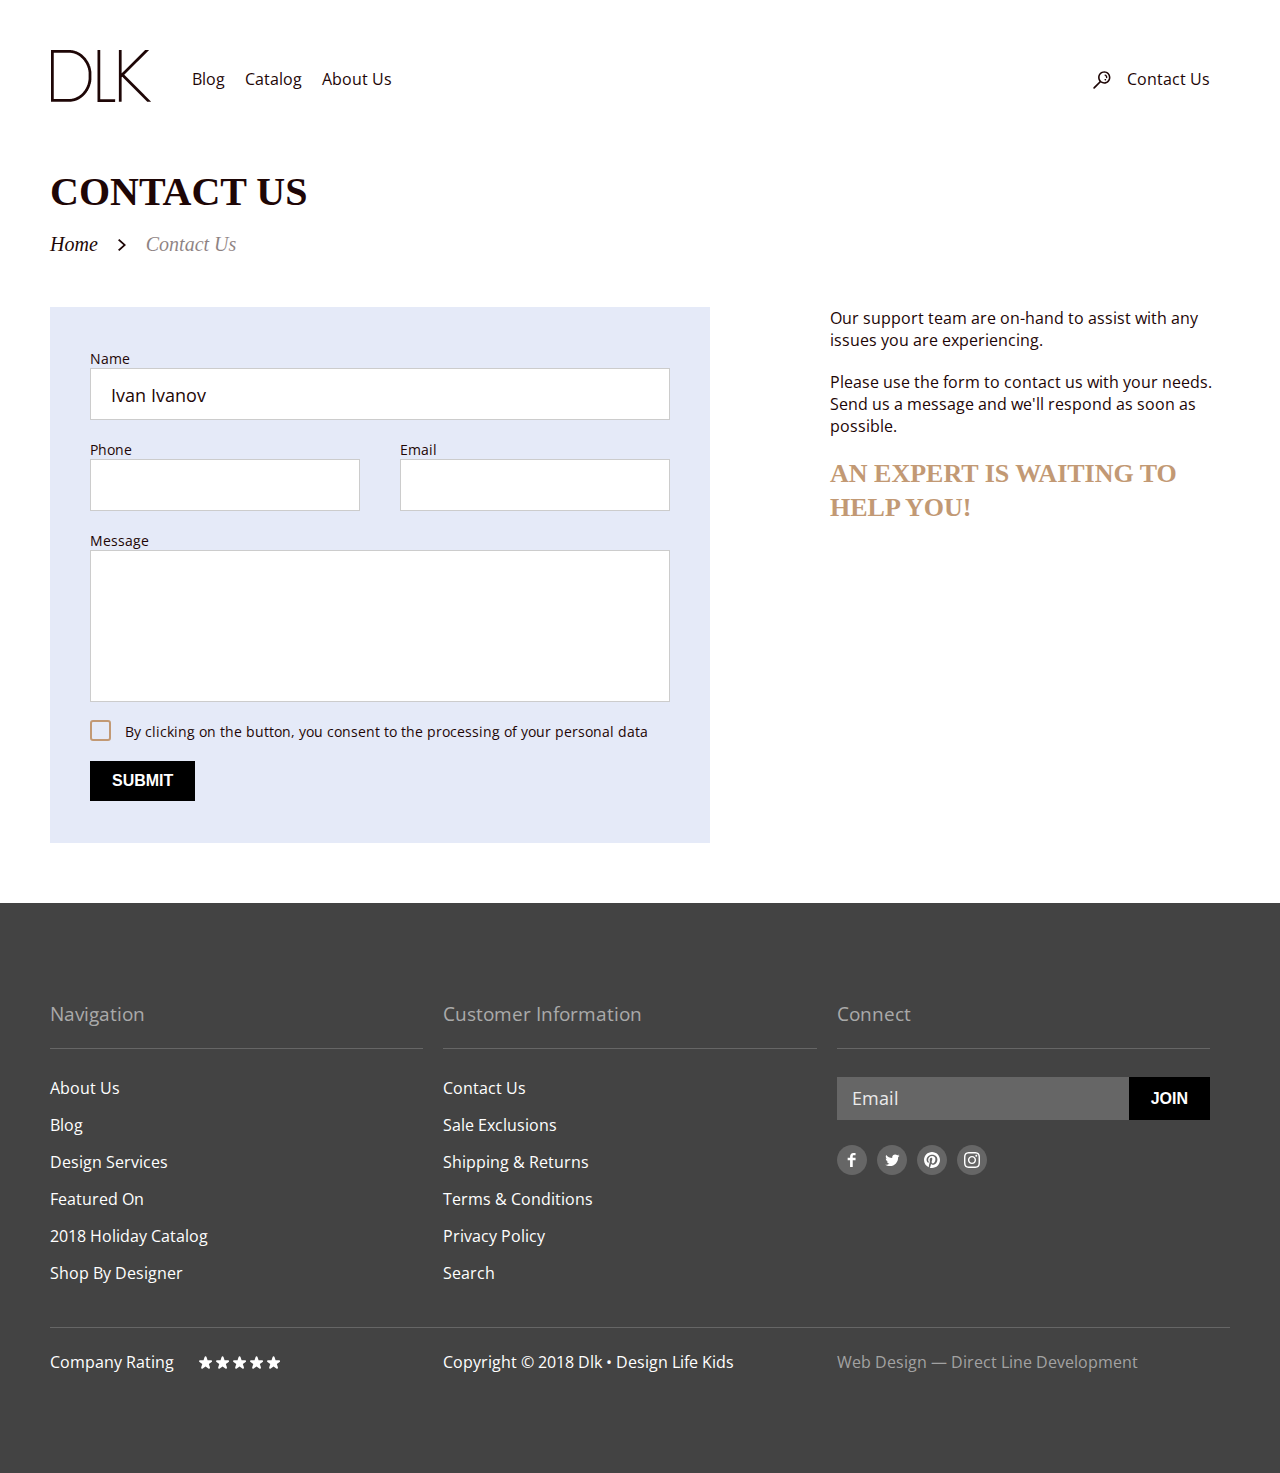
<file: contacts.html>
<!DOCTYPE html>
<html lang="en">
<head>
    <meta charset="UTF-8">
    <meta http-equiv="X-UA-Compatible" content="IE=edge">
    <meta name="viewport" content="width=device-width, initial-scale=1.0">
    <link rel="stylesheet" href="css/common.css">
    <link rel="stylesheet" href="css/contact.css">
    <link rel="preconnect" href="https://fonts.googleapis.com">
    <link rel="preconnect" href="https://fonts.gstatic.com" crossorigin>
    <link href="https://fonts.googleapis.com/css2?family=Open+Sans:wght@400;700&display=swap" rel="stylesheet">
    <title>Contact Us</title>
</head>

<body>
    <header class="header wrapper">
        <a href="index.html">
            <img src="IMG/LOgo.png" alt="Logo" class="logo">
        </a>
        <nav class="header__menu">
            <ul class="header__list undotted">
                <li class="header__item">
                    <a href="blog.html">Blog</a>
                </li>
                <li class="header__item">
                    <a href="catalog.html">Catalog</a>
                </li>
                <li class="header__item">
                    <a href="#">About Us</a>
                </li>
            </ul>
        </nav>
        <button class="header__search" aria-label="Search">
            <svg width="18" height="18" viewBox="0 0 18 18" fill="none" xmlns="http://www.w3.org/2000/svg">
                <path d="M11.2614 0.26001C7.83851 0.26001 5.05615 3.08001 5.05615 6.52001C5.05615 7.98001 5.55657 9.30002 6.37727 10.38L0.492277 16.32C0.151988 16.68 0.151988 17.24 0.492277 17.58C0.67243 17.76 0.892618 17.84 1.1128 17.84C1.35301 17.84 1.57319 17.76 1.75334 17.58L7.63834 11.62C8.65921 12.36 9.90026 12.78 11.2414 12.78C14.6643 12.78 17.4467 9.96001 17.4467 6.52001C17.4667 3.06001 14.6843 0.26001 11.2614 0.26001ZM11.2614 11.2C8.71926 11.2 6.65751 9.10001 6.65751 6.52001C6.65751 3.94001 8.71926 1.84001 11.2614 1.84001C13.8036 1.84001 15.8653 3.94001 15.8653 6.52001C15.8653 9.10001 13.8036 11.2 11.2614 11.2ZM14.364 6.60001C14.324 6.94001 14.0238 7.20001 13.6835 7.20001C13.6434 7.20001 13.6234 7.20001 13.5834 7.20001C13.2031 7.14001 12.9428 6.80001 12.9829 6.42001C13.123 5.38001 11.962 4.84001 11.902 4.82001C11.5617 4.66001 11.4015 4.24001 11.5617 3.90001C11.7218 3.56001 12.1221 3.40001 12.4825 3.54001C12.5625 3.56001 14.6443 4.52001 14.364 6.60001ZM12.9028 8.12001C13.0429 8.26001 13.143 8.48002 13.143 8.68002C13.143 8.90002 13.0629 9.10001 12.9028 9.24002C12.7627 9.38002 12.5425 9.48002 12.3423 9.48002C12.1422 9.48002 11.922 9.40001 11.7819 9.24002C11.6417 9.10001 11.5417 8.88002 11.5417 8.68002C11.5417 8.48002 11.6217 8.26001 11.7819 8.12001C11.922 7.98001 12.1422 7.88002 12.3423 7.88002C12.5425 7.88002 12.7427 7.96001 12.9028 8.12001Z" fill="#1E0606"/>
            </svg>
        </button>
        <a href="contacts.html" class="header__item">Contact  Us</a>
    </header>

    <main>
        <section class="contact wrapper">
            <div class="breadcrumb">
                <h1 class="breadcrumb__title">Contact  Us</h1>
                <ul class="breadcrumb__list undotted">
                    <li class="breadcrumb__item">
                        <a href="index.html" class="breadcrumb__link">Home</a>
                    </li>
                    <li class="breadcrumb__item">
                        <p class="breadcrumb__text">Contact  Us</p>
                    </li>
                </ul>
            </div>

            <div class="contact__content">
                <form action="#" class="contact__form">
                    <div class="input-wrapper">
                        <label for="input-name" placeholder="Ivan Ivanov">Name</label>
                        <input type="text" id="input-name" placeholder="Ivan Ivanov">
                    </div>
    
                    <div class="field-2-column">
                        <div class="input-wrapper">
                            <label for="input-phone">Phone</label>
                            <input type="tel" id="input-phone" required>
                        </div>
    
                        <div class="input-wrapper">
                            <label for="input-email">Email</label>
                            <input type="email" id="input-email">
                        </div>
                    </div>
    
                    <div class="input-wrapper">
                        <label for="textarea">Message</label>
                        <textarea id="textarea" cols="30" rows="5"></textarea>
                    </div>
    
                    <div class="input-wrapper input-wrapper_horizontal">
                        <input type="checkbox" name="input-agree" id="agree" class="checkbox-input">
                        <label for="agree" class="checkbox-label">By clicking on the button, you consent to the processing of your personal data</label>
                    </div>
                    
                    <button class="button" type="submit">SUBMIT</button>
    
                </form>
                <div class="contact__text">
                    <p>Our support team are on-hand to assist with any issues you are experiencing.</p>
                    <p>Please use the form to contact us with your needs. Send us a message and we'll respond as soon as possible.</p>
                    <p>An expert is waiting to help you!</p>
                </div>
            </div>

        </section>
    </main>

    <footer class="footer">
        <div class="wrapper">
            <div class="footer__top">
                <nav class="footer__column">
                    <h3 class="footer__title">Navigation</h3>
                    <ul class="footer__list undotted">
                        <li class="footer__item">
                            <a href="#">About Us</a>
                        </li>
                        <li class="footer__item">
                            <a href="#">Blog</a>
                        </li>
                        <li class="footer__item">
                            <a href="#">Design Services</a>
                        </li>
                        <li class="footer__item">
                            <a href="#">Featured On</a>
                        </li>
                        <li class="footer__item">
                            <a href="#">2018 Holiday Catalog</a>
                        </li>
                        <li class="footer__item">
                            <a href="#">Shop By Designer</a>
                        </li>
                    </ul>
                </nav>
                <nav class="footer__column">
                    <h3 class="footer__title">Customer Information</h3>
                    <ul class="footer__list undotted">
                        <li class="footer__item">
                            <a href="#">Contact Us</a>
                        </li>
                        <li class="footer__item">
                            <a href="#">Sale Exclusions</a>
                        </li>
                        <li class="footer__item">
                            <a href="#">Shipping & Returns</a>
                        </li>
                        <li class="footer__item">
                            <a href="#">Terms & Conditions</a>
                        </li>
                        <li class="footer__item">
                            <a href="#">Privacy Policy</a>
                        </li>
                        <li class="footer__item">
                            <a href="#">Search</a>
                        </li>
                    </ul>
                </nav>
                <div class="footer__column">
                    <h3 class="footer__title">Connect</h4>
                    <div class="footer__join ">
                        <input type="email" name="joi" id="join" placeholder="Email" class="footer__input">
                        <button class="button">Join</button>
                    </div>
                    <ul class="footer__communities undotted">
                        <li class="footer__social">
                            <a href="#">
                                <img src="IMG/Facebook.svg" alt="Facebook">
                            </a>
                        </li>
                        <li class="footer__social">
                            <a href="#">
                                <img src="IMG/Twitter.svg" alt="Twitter">
                            </a>
                        </li>
                        <li class="footer__social">
                            <a href="#">
                                <img src="IMG/Pinterest.svg" alt="Pinterest">
                            </a>
                        </li>
                        <li class="footer__social">
                            <a href="#">
                                <img src="IMG/Instagram.svg" alt="Instagram">
                            </a>
                        </li>
                    </ul>
                </div>
            </div>
            <div class="footer__bottom">
                <div class="footer__column">
                    <div class="footer__rating">
                        <input class="footer__stars-radio" id="star-rating-5" type="radio" name="rating" value="1" aria-label="One star">
                        <label class="footer__star" for="star-rating-5">
                            <svg width="14" height="13" viewBox="0 0 14 13" fill="none" xmlns="http://www.w3.org/2000/svg">
                                <path d="M5.60845 0.927052C5.9078 0.0057416 7.21121 0.00574088 7.51056 0.927052L8.58013 4.21885H12.0413C13.0101 4.21885 13.4128 5.45846 12.6291 6.02786L9.82895 8.06231L10.8985 11.3541C11.1979 12.2754 10.1434 13.0415 9.35968 12.4721L6.55951 10.4377L3.75934 12.4721C2.97563 13.0415 1.92115 12.2754 2.2205 11.3541L3.29007 8.06231L0.4899 6.02787C-0.293814 5.45846 0.108961 4.21885 1.07768 4.21885H4.53888L5.60845 0.927052Z" fill="#FFFFFF";/>
                            </svg>
                        </label>
                        <input class="footer__stars-radio" id="star-rating-4" type="radio" name="rating" value="4" aria-label="Two stars">
                        <label class="footer__star" for="star-rating-4">
                            <svg width="14" height="13" viewBox="0 0 14 13" fill="none" xmlns="http://www.w3.org/2000/svg">
                                <path d="M5.60845 0.927052C5.9078 0.0057416 7.21121 0.00574088 7.51056 0.927052L8.58013 4.21885H12.0413C13.0101 4.21885 13.4128 5.45846 12.6291 6.02786L9.82895 8.06231L10.8985 11.3541C11.1979 12.2754 10.1434 13.0415 9.35968 12.4721L6.55951 10.4377L3.75934 12.4721C2.97563 13.0415 1.92115 12.2754 2.2205 11.3541L3.29007 8.06231L0.4899 6.02787C-0.293814 5.45846 0.108961 4.21885 1.07768 4.21885H4.53888L5.60845 0.927052Z" fill="#FFFFFF";/>
                            </svg>
                        </label>
                        <input class="footer__stars-radio" id="star-rating-3" type="radio" name="rating" value="3" aria-label="Three stars">
                        <label class="footer__star" for="star-rating-3">
                            <svg width="14" height="13" viewBox="0 0 14 13" fill="none" xmlns="http://www.w3.org/2000/svg">
                                <path d="M5.60845 0.927052C5.9078 0.0057416 7.21121 0.00574088 7.51056 0.927052L8.58013 4.21885H12.0413C13.0101 4.21885 13.4128 5.45846 12.6291 6.02786L9.82895 8.06231L10.8985 11.3541C11.1979 12.2754 10.1434 13.0415 9.35968 12.4721L6.55951 10.4377L3.75934 12.4721C2.97563 13.0415 1.92115 12.2754 2.2205 11.3541L3.29007 8.06231L0.4899 6.02787C-0.293814 5.45846 0.108961 4.21885 1.07768 4.21885H4.53888L5.60845 0.927052Z" fill="#FFFFFF";/>
                            </svg>
                        </label>
                        <input class="footer__stars-radio" id="star-rating-2" type="radio" name="rating" value="2" aria-label="Four stars">
                        <label class="footer__star" for="star-rating-2">
                            <svg width="14" height="13" viewBox="0 0 14 13" fill="none" xmlns="http://www.w3.org/2000/svg">
                                <path d="M5.60845 0.927052C5.9078 0.0057416 7.21121 0.00574088 7.51056 0.927052L8.58013 4.21885H12.0413C13.0101 4.21885 13.4128 5.45846 12.6291 6.02786L9.82895 8.06231L10.8985 11.3541C11.1979 12.2754 10.1434 13.0415 9.35968 12.4721L6.55951 10.4377L3.75934 12.4721C2.97563 13.0415 1.92115 12.2754 2.2205 11.3541L3.29007 8.06231L0.4899 6.02787C-0.293814 5.45846 0.108961 4.21885 1.07768 4.21885H4.53888L5.60845 0.927052Z" fill="#FFFFFF";/>
                            </svg>
                        </label>
                        <input class="footer__stars-radio" id="star-rating-1" type="radio" name="rating" value="1" aria-label="Five stars">
                        <label class="footer__star" for="star-rating-1">
                            <svg width="14" height="13" viewBox="0 0 14 13" fill="none" xmlns="http://www.w3.org/2000/svg">
                                <path d="M5.60845 0.927052C5.9078 0.0057416 7.21121 0.00574088 7.51056 0.927052L8.58013 4.21885H12.0413C13.0101 4.21885 13.4128 5.45846 12.6291 6.02786L9.82895 8.06231L10.8985 11.3541C11.1979 12.2754 10.1434 13.0415 9.35968 12.4721L6.55951 10.4377L3.75934 12.4721C2.97563 13.0415 1.92115 12.2754 2.2205 11.3541L3.29007 8.06231L0.4899 6.02787C-0.293814 5.45846 0.108961 4.21885 1.07768 4.21885H4.53888L5.60845 0.927052Z" fill="#FFFFFF";/>
                            </svg>
                        </label>
                        <p class="footer__rating-text">Company Rating</p>
                    </div>
                </div>
                <div class="footer__column">
                    <p>Copyright © 2018 Dlk • Design Life Kids</p>
                </div>
                <div class="footer__column">
                    <a href="#" class="footer__reference">Web Design — Direct Line Development</a>
                </div>
            </div>
        </div>
    </footer>
</body>
</html>
</file>
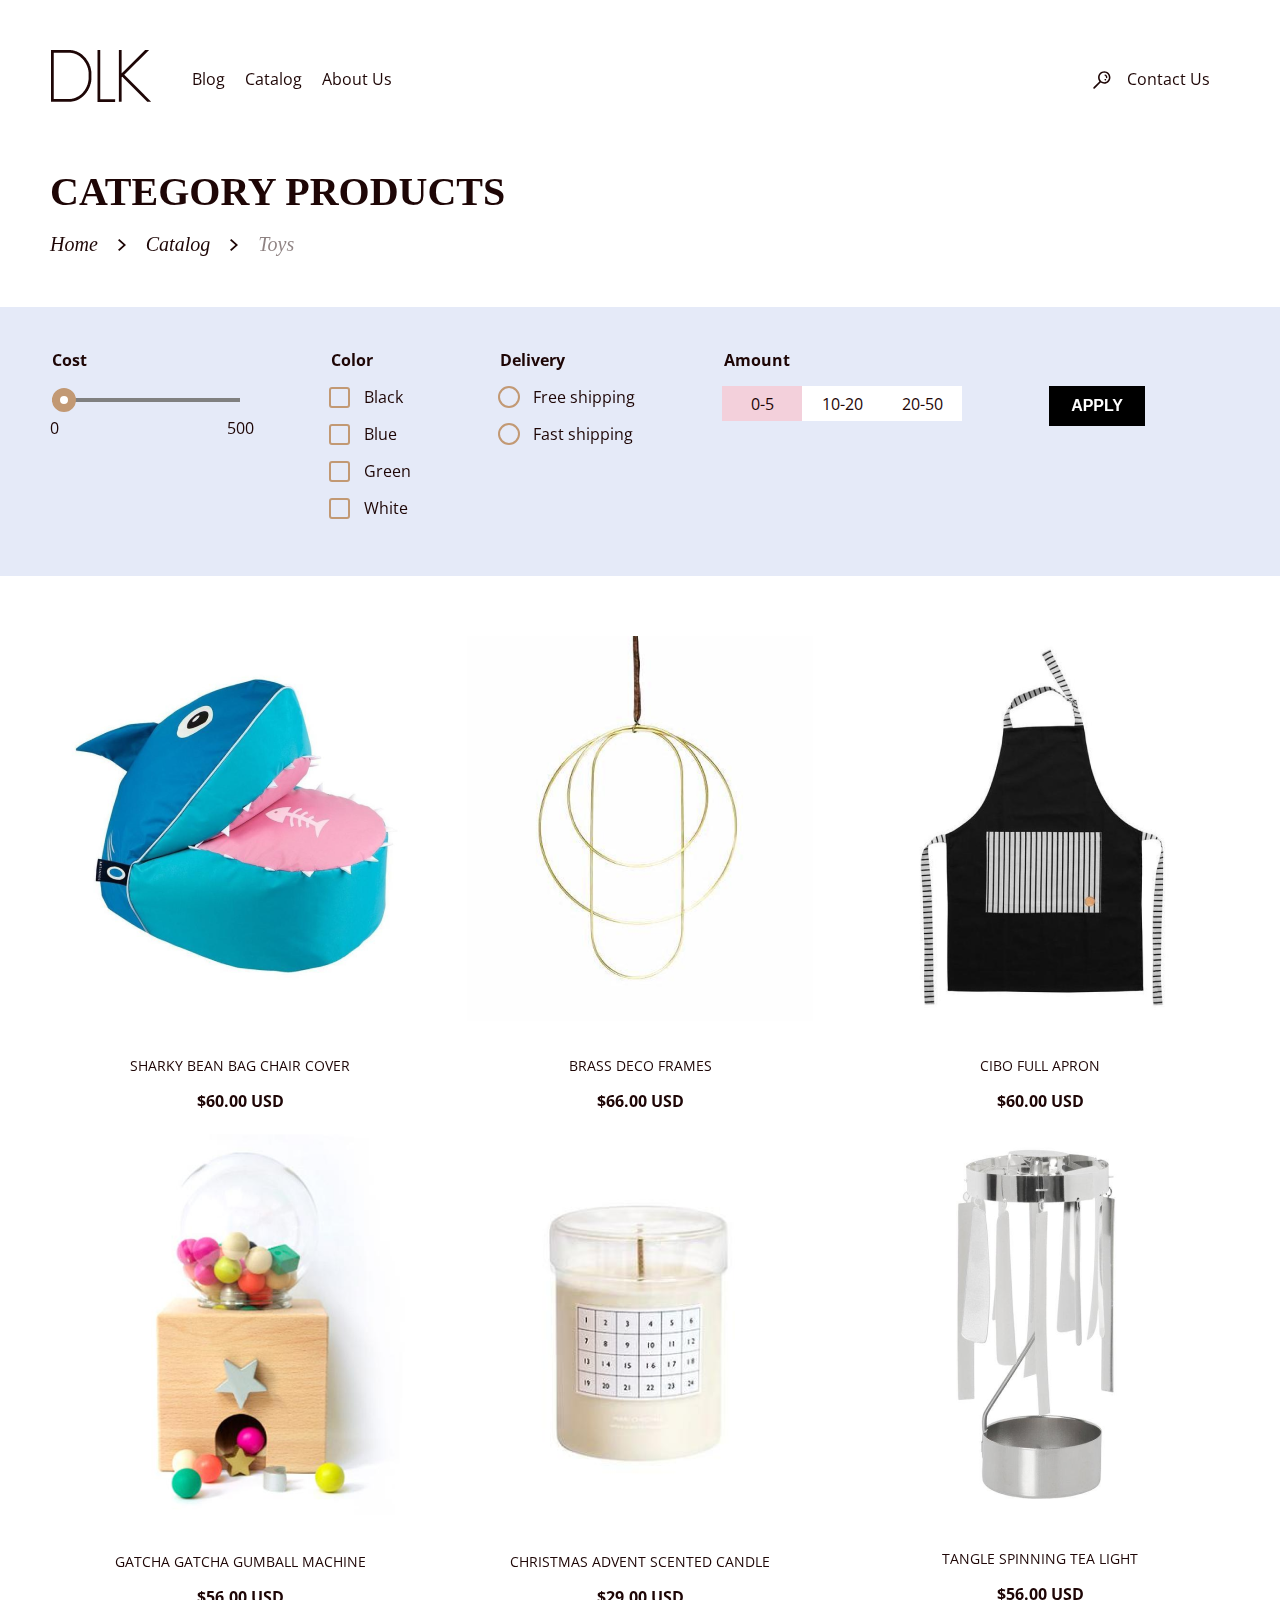
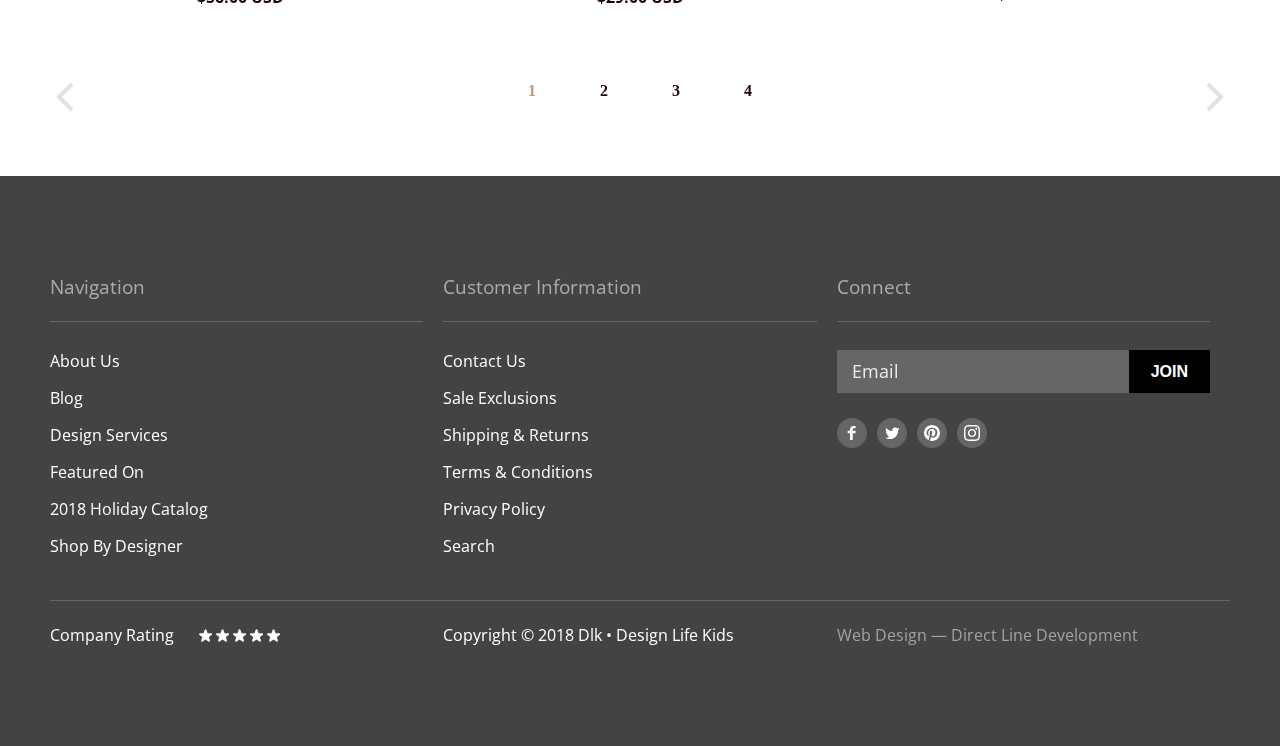
<file: Toys.html>
<!DOCTYPE html>
<html lang="en">
<head>
    <meta charset="UTF-8">
    <meta http-equiv="X-UA-Compatible" content="IE=edge">
    <meta name="viewport" content="width=device-width, initial-scale=1.0">
    <link rel="stylesheet" href="css/common.css">
    <link rel="stylesheet" href="css/toys.css">
    <link rel="preconnect" href="https://fonts.googleapis.com">
    <link rel="preconnect" href="https://fonts.gstatic.com" crossorigin>
    <link href="https://fonts.googleapis.com/css2?family=Open+Sans:wght@400;700&display=swap" rel="stylesheet">
    <title>Toys</title>
</head>

<body>
    <header class="header wrapper">
        <a href="index.html">
            <img src="IMG/LOgo.png" alt="Logo" class="logo">
        </a>
        <nav class="header__menu">
            <ul class="header__list undotted">
                <li class="header__item">
                    <a href="blog.html">Blog</a>
                </li>
                <li class="header__item">
                    <a href="catalog.html">Catalog</a>
                </li>
                <li class="header__item">
                    <a href="#">About Us</a>
                </li>
            </ul>
        </nav>
        <button class="header__search" aria-label="Search">
            <svg width="18" height="18" viewBox="0 0 18 18" fill="none" xmlns="http://www.w3.org/2000/svg">
                <path d="M11.2614 0.26001C7.83851 0.26001 5.05615 3.08001 5.05615 6.52001C5.05615 7.98001 5.55657 9.30002 6.37727 10.38L0.492277 16.32C0.151988 16.68 0.151988 17.24 0.492277 17.58C0.67243 17.76 0.892618 17.84 1.1128 17.84C1.35301 17.84 1.57319 17.76 1.75334 17.58L7.63834 11.62C8.65921 12.36 9.90026 12.78 11.2414 12.78C14.6643 12.78 17.4467 9.96001 17.4467 6.52001C17.4667 3.06001 14.6843 0.26001 11.2614 0.26001ZM11.2614 11.2C8.71926 11.2 6.65751 9.10001 6.65751 6.52001C6.65751 3.94001 8.71926 1.84001 11.2614 1.84001C13.8036 1.84001 15.8653 3.94001 15.8653 6.52001C15.8653 9.10001 13.8036 11.2 11.2614 11.2ZM14.364 6.60001C14.324 6.94001 14.0238 7.20001 13.6835 7.20001C13.6434 7.20001 13.6234 7.20001 13.5834 7.20001C13.2031 7.14001 12.9428 6.80001 12.9829 6.42001C13.123 5.38001 11.962 4.84001 11.902 4.82001C11.5617 4.66001 11.4015 4.24001 11.5617 3.90001C11.7218 3.56001 12.1221 3.40001 12.4825 3.54001C12.5625 3.56001 14.6443 4.52001 14.364 6.60001ZM12.9028 8.12001C13.0429 8.26001 13.143 8.48002 13.143 8.68002C13.143 8.90002 13.0629 9.10001 12.9028 9.24002C12.7627 9.38002 12.5425 9.48002 12.3423 9.48002C12.1422 9.48002 11.922 9.40001 11.7819 9.24002C11.6417 9.10001 11.5417 8.88002 11.5417 8.68002C11.5417 8.48002 11.6217 8.26001 11.7819 8.12001C11.922 7.98001 12.1422 7.88002 12.3423 7.88002C12.5425 7.88002 12.7427 7.96001 12.9028 8.12001Z" fill="#1E0606"/>
            </svg>
        </button>
        <a href="contacts.html" class="header__item">Contact  Us</a>
    </header>

    <main>
        <section class="breadcrumb wrapper">
            <h1 class="breadcrumb__title">Category Products</h1>
            <ul class="breadcrumb__list undotted">
                <li class="breadcrumb__item">
                    <a href="index.html" class="breadcrumb__link">Home</a>
                </li>
                <li class="breadcrumb__item">
                    <a href="catalog.html" class="breadcrumb__link">Catalog</a>
                </li>
                <li class="breadcrumb__item">
                    <p class="breadcrumb__text">Toys</p>
                </li>
            </ul>
        </section>
            
        <section class="filters">
            <div class="wrapper">
                <fieldset>
                    <legend>Cost</legend>
                    <Input class="styled-slider slider-progress" type="range" name="" value="0" min="0" max="1000">
                        <script type="text/javascript">
                            for (let e of document.querySelectorAll('input[type="range"].slider-progress')) {
                            e.style.setProperty('--value', e.value);
                            e.style.setProperty('--min', e.min == '' ? '0' : e.min);
                            e.style.setProperty('--max', e.max == '' ? '100' : e.max);
                            e.addEventListener('input', () => e.style.setProperty('--value', e.value));
                            }
                        </script>
                    <div class="styled-slider-limits">
                        <span>0</span>
                        <span>500</span>
                    </div>
                </fieldset>
                <fieldset>
                    <legend>Color</legend>
                    <ul class="filters__list undotted">
                        <li class="filters__item">
                            <input type="checkbox" id="black" name="black" class="checkbox-input">
                            <label for="black" class="checkbox-label">Black</label>
                        </li>
                        <li class="filters__item">
                            <input type="checkbox" id="blue" name="blue" class="checkbox-input">
                            <label for="blue" class="checkbox-label">Blue</label>
                        </li>
                        <li class="filters__item">
                            <input type="checkbox" id="green" name="green" class="checkbox-input">
                            <label for="green" class="checkbox-label">Green</label>
                        </li>
                        <li class="filters__item">
                            <input type="checkbox" id="white" name="white" class="checkbox-input">
                            <label for="white" class="checkbox-label">White</label>
                        </li>
                    </ul>
                </fieldset>
                <fieldset>
                    <legend>Delivery</legend>
                    <ul class="filters__list undotted">
                        <li class="filters__item">
                            <input type="radio" id="free" name="delivery" class="radio-input">
                            <label for="free" class="radio-label">Free shipping</label>
                        </li>
                        <li class="filters__item">
                            <input type="radio" id="fast" name="delivery" class="radio-input">
                            <label for="fast" class="radio-label">Fast shipping</label>
                        </li>
                    </ul>
                </fieldset>
                <fieldset>
                    <legend>Amount</legend>
                    <ul class="filter__slider undotted">
                        <li class="filters__slider-item">
                            <input type="radio" id="zero" name="amount" class="radioslider" checked="checked">
                            <label for="zero" class="radioslider-label">0-5</label>
                        </li>
                        <li class="filters__slider-item">
                            <input type="radio" id="ten" name="amount" class="radioslider">
                            <label for="ten" class="radioslider-label">10-20</label>
                        </li>
                        <li class="filters__slider-item">
                            <input type="radio" id="twelve" name="amount" class="radioslider">
                            <label for="twelve" class="radioslider-label">20-50</label>
                        </li>
                    </ul>
                </fieldset>
                <button class="toys__apply-button button">Apply</button>
            </div>
        </section>

        <section class="toys wrapper">
            <ul class="toys__list undotted">
                <li class="toys__item">
                    <a href="#">
                        <img src="IMG/sark.png" alt="#">
                        <h2 class="toys__name">SHARKY BEAN BAG CHAIR COVER</h2>
                    </a>
                    <p class="toys__price">$60.00 USD</p>
                </li>
                <li class="toys__item">
                    <a href="#">
                        <img src="IMG/brass.png" alt="#">
                        <h2 class="toys__name">BRASS DECO FRAMES</h2>
                    </a>
                    <p class="toys__price">$66.00 USD</p>
                </li>
                <li class="toys__item">
                    <a href="#">
                        <img src="IMG/cibo.png" alt="#">
                        <h2 class="toys__name">CIBO FULL APRON</h2>
                    </a>
                    <p class="toys__price">$60.00 USD</p>
                </li>
                <li class="toys__item">
                    <a href="#">
                        <img src="IMG/gatcha.png" alt="#">
                        <h2 class="toys__name">GATCHA GATCHA GUMBALL MACHINE</h2>
                    </a>
                    <p class="toys__price">$56.00 USD</p>
                </li>
                <li class="toys__item">
                    <a href="#">
                        <img src="IMG/christhas.png" alt="#">
                        <h2 class="toys__name">CHRISTMAS ADVENT SCENTED CANDLE</h2>
                    </a>
                    <p class="toys__price">$29.00 USD</p>
                </li>
                <li class="toys__item">
                    <a href="#">
                        <img src="IMG/tangle.png" alt="#">
                        <h2 class="toys__name">TANGLE SPINNING TEA LIGHT</h2>
                    </a>
                    <p class="toys__price">$56.00 USD</p>
                </li>
            </ul>
            <nav class="pagination">
                <button class="pagination-button">
                    <svg width="18" height="30" viewBox="0 0 18 30" fill="none" xmlns="http://www.w3.org/2000/svg">
                        <path d="M16 2L3 15L16 28" stroke="#E4E1E1" stroke-width="4"/>
                    </svg>  
                </button>
                <ul class="pagination-pages undotted">
                    <li class="pagination-link">
                        <a href="#">1</a>
                    </li>
                    <li class="pagination-link">
                        <a href="#">2</a>
                    </li>
                    <li class="pagination-link">
                        <a href="#">3</a>
                    </li>
                    <li class="pagination-link">
                        <a href="#">4</a>
                    </li>
                </ul>
                <button class="pagination-button">
                    <svg width="18" height="30" viewBox="0 0 18 30" fill="none" xmlns="http://www.w3.org/2000/svg">
                        <path d="M2 2L15 15L2 28" stroke="#E4E1E1" stroke-width="4"/>
                    </svg> 
                </button>
            </nav>
        </section>
    </main>
    
    <footer class="footer">
        <div class="wrapper">
            <div class="footer__top">
                <nav class="footer__column">
                    <h3 class="footer__title">Navigation</h3>
                    <ul class="footer__list undotted">
                        <li class="footer__item">
                            <a href="#">About Us</a>
                        </li>
                        <li class="footer__item">
                            <a href="#">Blog</a>
                        </li>
                        <li class="footer__item">
                            <a href="#">Design Services</a>
                        </li>
                        <li class="footer__item">
                            <a href="#">Featured On</a>
                        </li>
                        <li class="footer__item">
                            <a href="#">2018 Holiday Catalog</a>
                        </li>
                        <li class="footer__item">
                            <a href="#">Shop By Designer</a>
                        </li>
                    </ul>
                </nav>
                <nav class="footer__column">
                    <h3 class="footer__title">Customer Information</h3>
                    <ul class="footer__list undotted">
                        <li class="footer__item">
                            <a href="#">Contact Us</a>
                        </li>
                        <li class="footer__item">
                            <a href="#">Sale Exclusions</a>
                        </li>
                        <li class="footer__item">
                            <a href="#">Shipping & Returns</a>
                        </li>
                        <li class="footer__item">
                            <a href="#">Terms & Conditions</a>
                        </li>
                        <li class="footer__item">
                            <a href="#">Privacy Policy</a>
                        </li>
                        <li class="footer__item">
                            <a href="#">Search</a>
                        </li>
                    </ul>
                </nav>
                <div class="footer__column">
                    <h3 class="footer__title">Connect</h4>
                    <div class="footer__join ">
                        <input type="email" name="joi" id="join" placeholder="Email" class="footer__input">
                        <button class="button">Join</button>
                    </div>
                    <ul class="footer__communities undotted">
                        <li class="footer__social">
                            <a href="#">
                                <img src="IMG/Facebook.svg" alt="Facebook">
                            </a>
                        </li>
                        <li class="footer__social">
                            <a href="#">
                                <img src="IMG/Twitter.svg" alt="Twitter">
                            </a>
                        </li>
                        <li class="footer__social">
                            <a href="#">
                                <img src="IMG/Pinterest.svg" alt="Pinterest">
                            </a>
                        </li>
                        <li class="footer__social">
                            <a href="#">
                                <img src="IMG/Instagram.svg" alt="Instagram">
                            </a>
                        </li>
                    </ul>
                </div>
            </div>
            <div class="footer__bottom">
                <div class="footer__column">
                    <div class="footer__rating">
                        <input class="footer__stars-radio" id="star-rating-5" type="radio" name="rating" value="1" aria-label="One star">
                        <label class="footer__star" for="star-rating-5">
                            <svg width="14" height="13" viewBox="0 0 14 13" fill="none" xmlns="http://www.w3.org/2000/svg">
                                <path d="M5.60845 0.927052C5.9078 0.0057416 7.21121 0.00574088 7.51056 0.927052L8.58013 4.21885H12.0413C13.0101 4.21885 13.4128 5.45846 12.6291 6.02786L9.82895 8.06231L10.8985 11.3541C11.1979 12.2754 10.1434 13.0415 9.35968 12.4721L6.55951 10.4377L3.75934 12.4721C2.97563 13.0415 1.92115 12.2754 2.2205 11.3541L3.29007 8.06231L0.4899 6.02787C-0.293814 5.45846 0.108961 4.21885 1.07768 4.21885H4.53888L5.60845 0.927052Z" fill="#FFFFFF";/>
                            </svg>
                        </label>
                        <input class="footer__stars-radio" id="star-rating-4" type="radio" name="rating" value="4" aria-label="Two stars">
                        <label class="footer__star" for="star-rating-4">
                            <svg width="14" height="13" viewBox="0 0 14 13" fill="none" xmlns="http://www.w3.org/2000/svg">
                                <path d="M5.60845 0.927052C5.9078 0.0057416 7.21121 0.00574088 7.51056 0.927052L8.58013 4.21885H12.0413C13.0101 4.21885 13.4128 5.45846 12.6291 6.02786L9.82895 8.06231L10.8985 11.3541C11.1979 12.2754 10.1434 13.0415 9.35968 12.4721L6.55951 10.4377L3.75934 12.4721C2.97563 13.0415 1.92115 12.2754 2.2205 11.3541L3.29007 8.06231L0.4899 6.02787C-0.293814 5.45846 0.108961 4.21885 1.07768 4.21885H4.53888L5.60845 0.927052Z" fill="#FFFFFF";/>
                            </svg>
                        </label>
                        <input class="footer__stars-radio" id="star-rating-3" type="radio" name="rating" value="3" aria-label="Three stars">
                        <label class="footer__star" for="star-rating-3">
                            <svg width="14" height="13" viewBox="0 0 14 13" fill="none" xmlns="http://www.w3.org/2000/svg">
                                <path d="M5.60845 0.927052C5.9078 0.0057416 7.21121 0.00574088 7.51056 0.927052L8.58013 4.21885H12.0413C13.0101 4.21885 13.4128 5.45846 12.6291 6.02786L9.82895 8.06231L10.8985 11.3541C11.1979 12.2754 10.1434 13.0415 9.35968 12.4721L6.55951 10.4377L3.75934 12.4721C2.97563 13.0415 1.92115 12.2754 2.2205 11.3541L3.29007 8.06231L0.4899 6.02787C-0.293814 5.45846 0.108961 4.21885 1.07768 4.21885H4.53888L5.60845 0.927052Z" fill="#FFFFFF";/>
                            </svg>
                        </label>
                        <input class="footer__stars-radio" id="star-rating-2" type="radio" name="rating" value="2" aria-label="Four stars">
                        <label class="footer__star" for="star-rating-2">
                            <svg width="14" height="13" viewBox="0 0 14 13" fill="none" xmlns="http://www.w3.org/2000/svg">
                                <path d="M5.60845 0.927052C5.9078 0.0057416 7.21121 0.00574088 7.51056 0.927052L8.58013 4.21885H12.0413C13.0101 4.21885 13.4128 5.45846 12.6291 6.02786L9.82895 8.06231L10.8985 11.3541C11.1979 12.2754 10.1434 13.0415 9.35968 12.4721L6.55951 10.4377L3.75934 12.4721C2.97563 13.0415 1.92115 12.2754 2.2205 11.3541L3.29007 8.06231L0.4899 6.02787C-0.293814 5.45846 0.108961 4.21885 1.07768 4.21885H4.53888L5.60845 0.927052Z" fill="#FFFFFF";/>
                            </svg>
                        </label>
                        <input class="footer__stars-radio" id="star-rating-1" type="radio" name="rating" value="1" aria-label="Five stars">
                        <label class="footer__star" for="star-rating-1">
                            <svg width="14" height="13" viewBox="0 0 14 13" fill="none" xmlns="http://www.w3.org/2000/svg">
                                <path d="M5.60845 0.927052C5.9078 0.0057416 7.21121 0.00574088 7.51056 0.927052L8.58013 4.21885H12.0413C13.0101 4.21885 13.4128 5.45846 12.6291 6.02786L9.82895 8.06231L10.8985 11.3541C11.1979 12.2754 10.1434 13.0415 9.35968 12.4721L6.55951 10.4377L3.75934 12.4721C2.97563 13.0415 1.92115 12.2754 2.2205 11.3541L3.29007 8.06231L0.4899 6.02787C-0.293814 5.45846 0.108961 4.21885 1.07768 4.21885H4.53888L5.60845 0.927052Z" fill="#FFFFFF";/>
                            </svg>
                        </label>
                        <p class="footer__rating-text">Company Rating</p>
                    </div>
                </div>
                <div class="footer__column">
                    <p>Copyright © 2018 Dlk • Design Life Kids</p>
                </div>
                <div class="footer__column">
                    <a href="#" class="footer__reference">Web Design — Direct Line Development</a>
                </div>
            </div>
        </div>
    </footer>
</body>
</html>
</file>
<file: css/common.css>
* {
    box-sizing: border-box;
}

a {
    text-decoration: none;
    color: #1E0606;
}

h1,
h2,
h3,
h4,
p {
    margin: 0;
}

body {
    font-family: 'Open Sans', 'Arial', sans-serif;
    font-weight: 400;
    font-size: 16px;
    line-height: 22px;
    color: #1E0606;
    margin: 0;
}

.undotted {
    list-style-type: none;
    margin: 0;
    padding: 0;
}

.hidden-text {
    font-size: 0;
    line-height: 0;
}

.wrapper {
    max-width: 1180px;
    width: 100%;
    margin: 0 auto;
}

.header {
    display: flex;
    align-items: center;
    margin: 50px auto 60px;
}

.header__menu {
    margin: 0 auto 0 40px;
}

.header__list {
    display: flex;
}

.header__item {
    margin-right: 20px;
}

.header__search {
    margin-right: 23px;
    background-color: transparent;
    border: none;
    width: 17px;
    height: 17px;
    cursor: pointer;
}

.breadcrumb {
    display: flex;
    flex-direction: column;
}

.breadcrumb__title {
    font-family: 'Montserrat';
    font-weight: 700;
    font-size: 40px;
    line-height: 49px;
    text-transform: uppercase;
    margin-bottom: 15px;
}

.breadcrumb__list {
    display: flex;
    margin-bottom: 50px;
}

.breadcrumb__item {
    font-family: 'Crimson Text';
    font-style: italic;
    font-weight: 400;
    font-size: 20px;
    line-height: 26px;
    padding-right: 28px;
    margin-right: 20px;
    position: relative;
}

.breadcrumb__item::after {
    content: url('data:image/svg+xml; utf8, <svg width="8" height="12" viewBox="0 0 8 12" fill="none" xmlns="http://www.w3.org/2000/svg"><path fill-rule="evenodd" clip-rule="evenodd" d="M1.31229 0L0 1.17735L5.37541 6L0 10.8227L1.31229 12L8 6L1.31229 0Z" fill="%231E0606"/></svg>');
    position: absolute;
    top: 0;
    right: 0;
}

.breadcrumb__item:last-child {
    opacity: 0.5;
}

.breadcrumb__item:last-child:after {
    display: none;
}

.button {
    background: #000000;
    color: #fff;
    display: inline-block;
    padding: 9px 22px;
    font-weight: 700;
    font-size: 16px;
    line-height: 22px;
    text-align: center;
    text-decoration: none;
    text-transform: uppercase;
    border: none;
    cursor: pointer;
}

.button:hover {
    background: #C29974;
}

.button:active {
    background: #CFAF91;
}

.button:disabled {
    background: #C7C1C1;
}

.categories__title {
    font-family: 'Montserrat';
    font-weight: 700;
    font-size: 38px;
    line-height: 46px;
    text-transform: uppercase;
    margin: 0px 0px 30px;
}

.categories__name:hover {
    text-decoration: underline;
}

.categories__list {
    display: flex;
    margin-bottom: 33px;
}

.categories__item {
    margin-right: 20px;
    display: flex;
    align-items: center;
    justify-content: center;
    width: 280px;
    height: 270px;
    position: relative;
}

.categories__item::after {
    content: "";
    display: block;
    position: absolute;
    width: 100%;
    height: 100%;
    background-repeat: no-repeat;
    background-position: 50%;
}

.categories__item:first-child::after {
    background-image: url("../IMG/categori1.png");
    background-color: #DBE4DB;
    background-blend-mode: multiply;
    z-index: -1;
}

.categories__item:nth-child(2)::after {
    background-image: url("../IMG/categori2.png");
    background-color: #EADDD3;
    background-blend-mode: multiply;
    z-index: -1;
}

.categories__item:nth-child(3)::after {
    background-image: url("../IMG/categori3.png");
    background-color: #F8F2DA;
    z-index: -1;
}

.categories__item:nth-child(4)::after {
    background-image: url("../IMG/categori4.png");
    background-color: #D5D4E1;
    background-blend-mode: multiply;
    z-index: -1;
}

.categories__item:nth-child(5)::after {
    background-image: url("../IMG/categori5.png");
    background-color: #F3D0DB;
    background-blend-mode: multiply;
    z-index: -1;
}

.categories__item:nth-child(6)::after {
    background-image: url("../IMG/categori6.png");
    background-color: #E5EAF8;
    background-blend-mode: multiply;
    z-index: -1;
}

.categories__item:last-child {
    margin-right: 0;
}

.categories__name {
    font-family: 'Montserrat';
    font-weight: 700;
    font-size: 26px;
    line-height: 32px;
    text-align: center;
    text-transform: uppercase;
    color: #FFFFFF;
    text-shadow: 0px 0px 40px rgba(147, 3, 3, 0.25);
    max-width: 200px;
    /* z-index: 2; */
}

.footer {
    background: #434343;
    padding: 100px 0 100px;
    position: relative;
}

.footer a, 
.footer p {
    color: #FFFFFF;
}

.footer__title {
    font-weight: 400;
    line-height: 22px;
    color: #AAAAAA;
    position: relative;
    border-bottom: 1px solid #666666;
    padding-bottom: 23px;
    margin-bottom: 28px;
}

/* Увеличим вес */
.footer__reference.footer__reference {
    color:#A2A2A2;
}

.footer__column,
.footer__rating,
.footer__stars,
.footer__communities,
.footer__join,
.footer__top,
.footer__bottom {
    display: flex;
}

.footer__column {
    position: relative;
    flex-direction: column;
    width: 380px;
    margin-right: 20px;
}

.footer__bottom {
    padding-top: 23px;
    border-top: 1px solid #666666;
}

.footer__item {
    margin-bottom: 15px;
}

.footer__join {
    margin-bottom: 25px;
}

.footer__reference {
    position: absolute;
    bottom: 0;
}

.footer__social {
    margin-right: 10px;
    cursor: pointer;
}

.footer__rating {
    display: flex;
    flex-direction: row-reverse;
    margin-right: auto;
}

.footer__star {
    margin-right: 3px;

    /* По-другому не хотят стоять ровно */
    display: flex;
    align-items: center;
}

.footer__stars-radio:checked ~ .footer__star path
{
    fill: #C29974;
}

.footer__star.footer__star:hover path,
.footer__star:hover ~ .footer__star path
{
    fill: #836E5B;
}

.footer__list {
    margin-bottom: 28px;
}

.footer__rating-text {
    margin-right: 25px;
}

.footer__stars-radio:checked ~ .footer__rating-text {
    color: #C29974;
}

.footer__star:hover ~ .footer__rating-text,
.footer__rating-text:hover {
    color: #836E5B;
}

.footer__stars-radio:focus + .footer__star {
    outline: auto;
}

.footer__input {
    width: 100%;
    background-color: #666666;
    color: #EBEBEB;
    border: none;
    padding: 9px 15px;
}

.footer__input:focus {
    outline: none;
    outline: 1px solid #FFFDFD;
}

.footer__input::placeholder {
    color: #EBEBEB;
}

.header__search:hover,
.logo:hover,
.header__item:hover,
.footer__social:hover,
.footer__item:hover {
    opacity: 0.5;
}

.header__search:active,
.logo:active,
.header__item:active,
.footer__social:active,
.footer__item:active {
    opacity: 0.25;
}

.field-2-column {
    display: flex;
    justify-content: space-between;
}

input[type="radio"],
input[type="checkbox"] {
    width: 0;
    height: 0;
    position: absolute;
    opacity: 0;
}

.checkbox-label,
.radio-label {
    position: relative;
    padding-left: 35px;
    cursor: pointer;
}

.checkbox-label:before,
.checkbox-label:after,
.radio-label:before,
.radio-label:after {
    content: '';
    display: block;
    position: absolute;
}

.radio-label:before,
.radio-label:after {
    border-radius: 50%;
}

.checkbox-label:before,
.radio-label:before {
    bottom: 0;
    left: 0;
    width: 17px;
    height: 17px;
    border: 2px solid #C29974;
    border-radius: 3px;
}

.radio-label:before {
    width: 18px;
    height: 18px;
    border-radius: 100%;
}

.checkbox-label:after {
    content: url('data:image/svg+xml; utf8, <svg width="15" height="15" viewBox="0 0 15 15" fill="none" xmlns="http://www.w3.org/2000/svg"><mask id="path-1-inside-1_30016_2118" fill="white"><path fill-rule="evenodd" clip-rule="evenodd" d="M14.0995 0.27329C14.7769 0.645909 15.0241 1.49719 14.6515 2.17468L8.33975 13.6505C7.57502 15.0409 5.60377 15.1135 4.73896 13.783L0.825952 7.76298C0.404568 7.11469 0.588506 6.24755 1.23679 5.82617C1.88507 5.40479 2.75221 5.58872 3.17359 6.23701L6.44962 11.277L12.1981 0.825306C12.5707 0.147817 13.422 -0.0993293 14.0995 0.27329Z"/></mask><path d="M14.6515 2.17468L17.1049 3.52405L17.1049 3.52405L14.6515 2.17468ZM14.0995 0.27329L15.4488 -2.18011L15.4488 -2.18012L14.0995 0.27329ZM8.33975 13.6505L10.7932 14.9999L10.7932 14.9999L8.33975 13.6505ZM4.73896 13.783L2.39132 15.309L2.39132 15.309L4.73896 13.783ZM0.825952 7.76298L-1.52169 9.28894H-1.52169L0.825952 7.76298ZM1.23679 5.82617L2.76276 8.17381L2.76276 8.17381L1.23679 5.82617ZM3.17359 6.23701L5.52124 4.71104L3.17359 6.23701ZM6.44962 11.277L4.10197 12.803L6.64993 16.7229L8.90302 12.6264L6.44962 11.277ZM12.1981 0.825306L9.74467 -0.524069L9.74467 -0.524067L12.1981 0.825306ZM17.1049 3.52405C18.2227 1.49158 17.4813 -1.06226 15.4488 -2.18011L12.7501 2.72669C12.0726 2.35408 11.8255 1.5028 12.1981 0.825306L17.1049 3.52405ZM10.7932 14.9999L17.1049 3.52405L12.1981 0.825305L5.88634 12.3012L10.7932 14.9999ZM2.39132 15.309C4.40921 18.4134 9.0088 18.2442 10.7932 14.9999L5.88634 12.3012C6.14125 11.8377 6.79833 11.8135 7.0866 12.257L2.39132 15.309ZM-1.52169 9.28894L2.39132 15.309L7.0866 12.257L3.17359 6.23701L-1.52169 9.28894ZM-0.289177 3.47853C-2.23403 4.74268 -2.78584 7.34409 -1.52169 9.28894L3.17359 6.23701C3.59498 6.88529 3.41104 7.75243 2.76276 8.17381L-0.289177 3.47853ZM5.52124 4.71104C4.25708 2.76619 1.65567 2.21438 -0.289178 3.47853L2.76276 8.17381C2.11447 8.5952 1.24734 8.41126 0.825952 7.76298L5.52124 4.71104ZM8.79726 9.75107L5.52124 4.71104L0.825952 7.76298L4.10197 12.803L8.79726 9.75107ZM9.74467 -0.524067L3.99621 9.92767L8.90302 12.6264L14.6515 2.17468L9.74467 -0.524067ZM15.4488 -2.18012C13.4164 -3.29797 10.8625 -2.55653 9.74467 -0.524069L14.6515 2.17468C14.2789 2.85217 13.4276 3.09931 12.7501 2.72669L15.4488 -2.18012Z" fill="%23C29974" mask="url(%23path-1-inside-1_30016_2118)"/></svg>');
    bottom: 0;
    left: 4px;
    opacity: 0;
}

.radio-label:after {
    content: url('data:image/svg+xml; utf8, <svg width="12" height="12" viewBox="0 0 12 12" fill="none" xmlns="http://www.w3.org/2000/svg"><circle cx="6" cy="6" r="5" fill="%23C29974" stroke="%23C29974" stroke-width="2"/></svg>');
    bottom: 0;
    left: 5px;
    opacity: 0;
}

.checkbox-input:checked + .checkbox-label::after,
.radio-input:checked + .radio-label::after {
    opacity: 1;
}

.checkbox-input:focus-visible + .checkbox-label,
.radio-input:focus-visible + .radio-label {
    outline: auto;
}

input,
textarea {
    resize: none;
    outline: none;
    background: #FFFFFF;
    border: 1px solid rgba(0, 0, 0, 0.2);
    padding: 14px 20px 11px;
    font-size: 18px;
    line-height: 25px;

    /* Перебивается встроенным textarea стилем, добавил явно */
    font-family: 'Open Sans', 'Arial', sans-serif;
}

input::placeholder,
textarea::placeholder {
    color: #1E0606;
}

input:focus,
textarea:focus {
    outline: 1px solid #C29974;
}

.input-wrapper {
    display: flex;
    flex-direction: column;
    margin-bottom: 20px;
    margin-right: 20px;
}

.input-wrapper_horizontal {
    flex-direction: row;
}

fieldset {
    border: none;
    padding: 0;
    margin: 0;
}

legend {
    margin-bottom: 15px;
}

label {
    font-size: 14px;
    line-height: 19px
}

.pagination {
    display: flex;
    margin-bottom: 60px;
}

.pagination-pages {
    display: flex;
    margin: 0 auto;
}

.pagination-button {
    border: none;
    cursor: pointer;
    background: none;
}

.pagination-button:hover path {
    stroke: #C29974;
}

.pagination-button:active path {
    stroke: #D4B79E;
}

.pagination-link {
    font-family: 'Montserrat';
    font-weight: 700;
    line-height: 20px;
    text-transform: uppercase;
    margin-right: 64px;
}

.pagination-link:last-child {
    margin-right: 0;
}

.pagination-link:first-child a {
    /* Красим просто для красоты */
    color: #C29974;
}
</file>
<file: css/index.css>
.banner .wrapper {
    /* background-image: url("../img/banner.png"); */
    /* background-position: top right 100px;
    background-repeat: no-repeat; */
    position: relative;
    top: -20px;
    padding-top: 89px;
}

/* .banner .wrapper::after {
    content: "";
    display: block;
    position: absolute;
    width: 1180px;
    height: 411px;
    top: 89px;
    left: 0;
    background-repeat: no-repeat;
    background-color: #EEE4DB;
    z-index: -2;
} */

.banner__title {
    font-family: 'Montserrat';
    font-weight: 700;
    font-size: 40px;
    line-height: 110%;
    margin-bottom: 20px;
    width: 40%;
}

.banner__origin {
    font-family: 'Crimson Text';
    font-style: italic;
    font-size: 20px;
    line-height: 26px;
    margin-bottom: 20px;
}

.banner__monster {
    position: absolute;
    top: -89px;
    right: 100px;
}

.banner__top {
    position: relative;
    background-color: #EEE4DB;
    padding-top: 89px;
    padding-bottom: 89px;
}

.banner__bottom {
    font-family: 'Open Sans';
    font-weight: 700;
    font-size: 12px;
    line-height: 16px;
    text-align: center;
    text-transform: uppercase;
    color: #FFFFFF;
    padding: 11px 0;
    margin-bottom: 90px;
    background-color: #C29974;
}

.banner__content {
    margin-left: 133px;
}

.banner__slide-num {
    position: absolute;
    top: 17px;
    left: 28px;
    font-family: 'Montserrat';
    font-style: normal;
    font-weight: 200;
    font-size: 60px;
    line-height: 73px;
    color: rgba(30, 6, 6, 0.05);
}

.banner__slide-select {
    display: flex;
    flex-direction: column;
    position: absolute;
    top: 101px;
}

.banner__slide-label {
    margin-bottom: 11px;
    display: block;
    position: relative;
    cursor: pointer;
}

.banner__slide-label::before {
    content: "";
    display: block;
    position: absolute;
    top: 0;
    left: 31px;
    width: 31px;
    height: 3px;
    background: #D6CAC2;
}

.banner__slide-label::after {
    content: "";
    display: block;
    position: absolute;
    top: 0;
    left: 31px;
    width: 31px;
    height: 3px;
    background: rgba(30, 6, 6, 0.6);
    opacity: 0;
}

.banner__slide-label:hover::after {
    content: "";
    display: block;
    position: absolute;
    top: 0;
    left: 31px;
    width: 31px;
    height: 3px;
    opacity: 1;
    background-color: #725F5B;
}

.banner__radio:checked + .banner__slide-label::after {
    opacity: 1;
}

.banner__radio:focus + .banner__slide-label {
    outline: auto;
}

.categories__pagination {
    display: flex;
    align-items: center;
    margin-bottom: 90px;
}


.categories__button {
    width: 37px;
    height: 37px;
    background: rgba(112, 187, 220, 0.2);
    padding: 4px 10px;
    border: none;
    cursor: pointer;
    display: flex;
    align-items: center;
    justify-content: center;
}

.categories__description {
    margin: 0;
}

.categories__button {
    margin-right: 6px;
}

.categories__button:hover path {
    stroke: #C29974
}

.categories__button:active path {
    stroke: #D4B79E
}

.advantages {
    display: flex;
    margin-bottom: 91px;
}

.advantages__title {
    font-family: 'Montserrat';
    font-style: normal;
    font-weight: 700;
    font-size: 38px;
    line-height: 46px;
    text-transform: uppercase;
    margin-bottom: 17px;
}

.advantages img {
    margin-right: 120px;
}

.advantages__item {
    padding: 11px 0 11px;
    position: relative;
}

.advantages__label {
    font-family: 'Crimson Text';
    font-style: italic;
    font-weight: 400;
    font-size: 26px;
    line-height: 34px;
    cursor: pointer;
}

.advantages__label::after {
    content: "";
    display: block;
    position: absolute;
    top: 0;
    left: -60px;
    width: 326px;
    height: 55px;
    background: rgba(112, 187, 220, 0.2);
    opacity: 0;
}

.advantages__radio:checked + .advantages__label::after {
    opacity: 1;
}

.advantages__radio:focus-visible + .advantages__label::after {
    outline: auto;
}

.advantages__radio:checked + .advantages__label {
    font-weight: 700;
}

.advantages p {
    margin-bottom: 15px;
}

.advantages__text {
    margin-bottom: 26px;
    max-width: 480px;
}

.awards {
    margin-bottom: 90px;
}

.awards__list {
    display: flex;
    justify-content: space-between;
    margin-bottom: 90px;
}

.information {
    display: flex;
    align-items: flex-start;
}

.information p {
    max-width: 483px;
    margin-bottom: 20px;
}

.information__about,
.information__contacts {
    padding: 0 30px;
    position: relative;
    margin-top: 26px;
    padding-top: 31px;
    background: #E1F0F7;
}

.information__about {
    margin-right: 57px;
    padding-bottom: 27px;
    margin-bottom: 155px;
}

.information__contacts {
    padding-bottom: 82px;
    margin-bottom: 174px;
}

.information__title {
    font-family: 'Montserrat';
    font-weight: 700;
    font-size: 38px;
    line-height: 46px;
    text-transform: uppercase;
    margin-bottom: 10px;
    position: absolute;
    top: -26px;
}

.information__subtitle {
    font-family: 'Crimson Text';
    font-style: italic;
    font-weight: 400;
    font-size: 26px;
    line-height: 34px;
    margin-bottom: 10px;
}

.information__contacts .information__title {
    margin-bottom: 20px;
}

.information__contacts p {
    margin-bottom: 30px;
}

.information__map {
    position: absolute;
}

.bg-music {
    position: relative;
}

.bg-music__controls {
    position: fixed;
    bottom: 20px;
    right: 20px;
}

.modal {
    justify-content: center;
    align-items: center;
    position: fixed;
    width: 100%;
    height: 100%;
    top: 0;
    left: 0;
    background: rgba(125, 151, 218, 0.8);
    display: none;
}

.modal__form {
    position: relative;
    background: #E5EAF8;
    padding: 42px 40px;
}

.modal-show {
    display: flex;
}

.close {
    background: none;
    border: none;
    cursor: pointer;
    position: absolute;
    top: 0;
    right: -25px;
    padding: 0;
}

/* Modal Header */
.modal-header {
    padding: 2px 16px;
    background-color: #5cb85c;
    color: white;
  }
  
  /* Modal Body */
  .modal-body {padding: 2px 16px;}
  
  /* Modal Footer */
  .modal-footer {
    padding: 2px 16px;
    background-color: #5cb85c;
    color: white;
  }
  
  /* Modal Content */
  .modal-content {
    position: relative;
    background-color: #fefefe;
    margin: auto;
    padding: 0;
    border: 1px solid #888;
    width: 80%;
    box-shadow: 0 4px 8px 0 rgba(0,0,0,0.2),0 6px 20px 0 rgba(0,0,0,0.19);
    animation-name: animatetop;
    animation-duration: 0.4s
  }
  
  /* Add Animation */
  @keyframes animatetop {
    from {top: -300px; opacity: 0}
    to {top: 0; opacity: 1}
  }
</file>
<file: css/blog.css>
:root {
    --children: calc(vw / 380 px) n;
}

.blog__list {
    display: flex;
    flex-wrap: wrap;
    margin: 0 -10px 50px;
}

.blog__item {
    width: 380px;
    margin: 0 10px 40px;
}

.blog__date {
    color: #818181;
    mix-blend-mode: normal;
    margin-bottom: 7px;
}

.blog__list img {
    margin-bottom: 20px;
}

.blog__list h2 {
    margin-bottom: 15px;
}
</file>
<file: css/catalog.css>
.categories__list {
    flex-wrap: wrap;
    margin-left: 200px;
}

.inner-wrapper {
    margin-left: 200px;
    max-width: 680px;
}

.categories__item:first-child {
    margin-left: -200px;
    margin-bottom: 23px;
}

.categories__list,
.description {
    margin-bottom: 55px;
}

.description p {
    margin-bottom: 15px;
}

.description__title {
    font-family: 'Montserrat';
    font-weight: 700;
    font-size: 38px;
    line-height: 46px;
    text-transform: uppercase;
    margin-bottom: 25px;
}
</file>
<file: css/contact.css>
.contact__content {
    display: flex;
    justify-content: space-between;
}

.contact__form {
    background: #E5EAF8;
    padding: 42px 20px 42px 40px;
    margin-right: 120px;
    margin-bottom: 60px;
    flex: 3;
}

.contact__text {
    flex: 2;
}

.contact__content p {
    margin-bottom: 20px;
}

.contact__text p:last-child {
    font-family: 'Montserrat';
    font-weight: 600;
    font-size: 26px;
    line-height: 34px;
    text-transform: uppercase;
    color: #C29974;
}
</file>
<file: css/toys.css>
.toys__pagination,
.filter__slider {
    display: flex;
}

.toys__list {
    display: flex;
    flex-wrap: wrap;
    margin: 0 -10px 53px;
}

.toys__item {
    max-width: 380px;
    margin: 0 10px 20px;
}

.toys__item a {
    position: relative;
}

.toys__item a:hover::after,
.toys__item a:active::after {
    content: "learn more";
    position: absolute;
    display: inline-block;
    top: calc(50% - 104px);
    left: calc(50% - 104px);
    height: 207px;
    width: 207px;
    background-color: #E8ECF9;
    opacity: 0.9;
    text-transform: uppercase;
    text-align: center;
    line-height: 207px;
    font-family: 'Montserrat';
    font-weight: 700;
    font-size: 26px;
    white-space: nowrap;
    overflow: hidden;
}

.toys__item a:active::after {
    opacity: 0.67;
}

.filters .wrapper {
    display: flex;
    justify-content: space-between;
    align-items: flex-start;
}

.filters {
    background: rgba(125, 151, 218, 0.2);
    padding: 42px 0 42px;
    margin-bottom: 60px;
}

.filters__item {
    margin-bottom: 15px;
}

.filters__slider-item {
    background: #FFFFFF;
    padding: 7px 0px 6px;
    text-align: center;
    width: 80px;
    position: relative;
}

.toys__apply-button {
    margin-right: 85px;
    margin-top: 37px;
}

label {
    font-size: 16px;
    line-height: 22px;
}

legend {
    font-weight: 700;
}

.radioslider-label {
    cursor: pointer;
}

.radioslider-label::after {
    content: '';
    display: block;
    position: absolute;
    width: 80px;
    height: 35px;
    top: 0;
    left: 0;
    background: #F3D0DB;
    opacity: 0;
    mix-blend-mode: multiply;
}

.radioslider:checked + .radioslider-label::after {
    opacity: 1;
}

.radioslider:focus-visible + .radioslider-label::after {
    outline: auto;
}

.styled-slider-limits {
    display: flex;
    justify-content: space-between;
    margin-right: -0.75em;
}

.toys__name {
    font-weight: 400;
    font-size: 14px;
    line-height: 19px;
    text-align: center;
    text-transform: uppercase;
    margin-bottom: 15px;
}

.toys__price {
    text-align: center;
    font-weight: 700;
    font-size: 16px;
    line-height: 22px;
}

.toys__item img {
    margin-bottom: 30px;
}


input[type=range].styled-slider {
    height: 24px;
    -webkit-appearance: none;
    background: none;
    border: none;
    padding: 0;
    width: 188px;
}


input[type=range].styled-slider.slider-progress {
    --range: calc(var(--max) - var(--min));
    --ratio: calc((var(--value) - var(--min)) / var(--range));
    --sx: calc(0.5 * 24px + var(--ratio) * (100% - 24px));
}

/*webkit*/
input[type=range].styled-slider::-webkit-slider-thumb {
    -webkit-appearance: none;
    width: 24px;
    height: 24px;
    border-radius: 100%;
    background: #fff;
    border: 8px solid #C29974;
    box-shadow: none;
    margin-top: calc(4px * 0.5 - max(24px * 0.5,8px));
}

input[type=range].styled-slider::-webkit-slider-runnable-track {
    height: 4px;
    border: none;
    border-radius: 0;
    background: #808080;
    box-shadow: none;
}

input[type=range].styled-slider::-webkit-slider-thumb:hover {
    background: #fff;
    opacity: 0.75;
}

input[type=range].styled-slider:hover::-webkit-slider-runnable-track {
    background: #808080;
}

input[type=range].styled-slider::-webkit-slider-thumb:active {
    background: #fff;
    opacity: 0.75;
}

input[type=range].styled-slider:active::-webkit-slider-runnable-track {
    background: #808080;
}

input[type=range].styled-slider.slider-progress::-webkit-slider-runnable-track {
    background: linear-gradient(#C29974,#C29974) 0/var(--sx) 100% no-repeat, #808080;
}

input[type=range].styled-slider.slider-progress:hover::-webkit-slider-runnable-track {
    background: linear-gradient(#C29974,#C29974) 0/var(--sx) 100% no-repeat, #808080;
}

input[type=range].styled-slider.slider-progress:active::-webkit-slider-runnable-track {
    background: linear-gradient(#C29974,#C29974) 0/var(--sx) 100% no-repeat, #808080;
}

  /*mozilla*/
input[type=range].styled-slider::-moz-range-thumb {
    width: max(calc(24px - 8px - 8px),0px);
    height: max(calc(24px - 8px - 8px),0px);
    border-radius: 100%;
    background: #fff;
    border: 8px solid #C29974;
    box-shadow: none;
}

input[type=range].styled-slider::-moz-range-track {
    height: 4px;
    border: none;
    border-radius: 0;
    background: #808080;
    box-shadow: none;
}

input[type=range].styled-slider::-moz-range-thumb:hover {
    background: #fff;
    opacity: 0.75;
}

input[type=range].styled-slider:hover::-moz-range-track {
    background: #808080;
}

input[type=range].styled-slider::-moz-range-thumb:active {
    background: #fff;
    opacity: 0.75;
}

input[type=range].styled-slider:active::-moz-range-track {
    background: #808080;
}

input[type=range].styled-slider.slider-progress::-moz-range-track {
    background: linear-gradient(#C29974,#C29974) 0/var(--sx) 100% no-repeat, #808080;
}

input[type=range].styled-slider.slider-progress:hover::-moz-range-track {
    background: linear-gradient(#C29974,#C29974) 0/var(--sx) 100% no-repeat, #808080;
}

input[type=range].styled-slider.slider-progress:active::-moz-range-track {
    background: linear-gradient(#C29974,#C29974) 0/var(--sx) 100% no-repeat, #808080;
}

  /*ms*/
input[type=range].styled-slider::-ms-fill-upper {
    background: transparent;
    border-color: transparent;
}

input[type=range].styled-slider::-ms-fill-lower {
    background: transparent;
    border-color: transparent;
}

input[type=range].styled-slider::-ms-thumb {
    width: 24px;
    height: 24px;
    border-radius: 100%;
    background: #fff;
    border: 8px solid #C29974;
    box-shadow: none;
    margin-top: 0;
    box-sizing: border-box;
}

input[type=range].styled-slider::-ms-track {
    height: 4px;
    border-radius: 0;
    background: #808080;
    border: none;
    box-shadow: none;
    box-sizing: border-box;
}

input[type=range].styled-slider::-ms-thumb:hover {
    background: #fff;
    opacity: 0.75;
}

input[type=range].styled-slider:hover::-ms-track {
    background: #808080;
}

input[type=range].styled-slider::-ms-thumb:active {
    background: #fff;
    opacity: 0.75;
}

input[type=range].styled-slider:active::-ms-track {
    background: #808080;
}

input[type=range].styled-slider.slider-progress::-ms-fill-lower {
    height: 4px;
    border-radius: 0px 0 0 0px;
    margin: -undefined 0 -undefined -undefined;
    background: #C29974;
    border: none;
    border-right-width: 0;
}

input[type=range].styled-slider.slider-progress:hover::-ms-fill-lower {
    background: #C29974;
}

input[type=range].styled-slider.slider-progress:active::-ms-fill-lower {
    background: #C29974;
}
</file>
